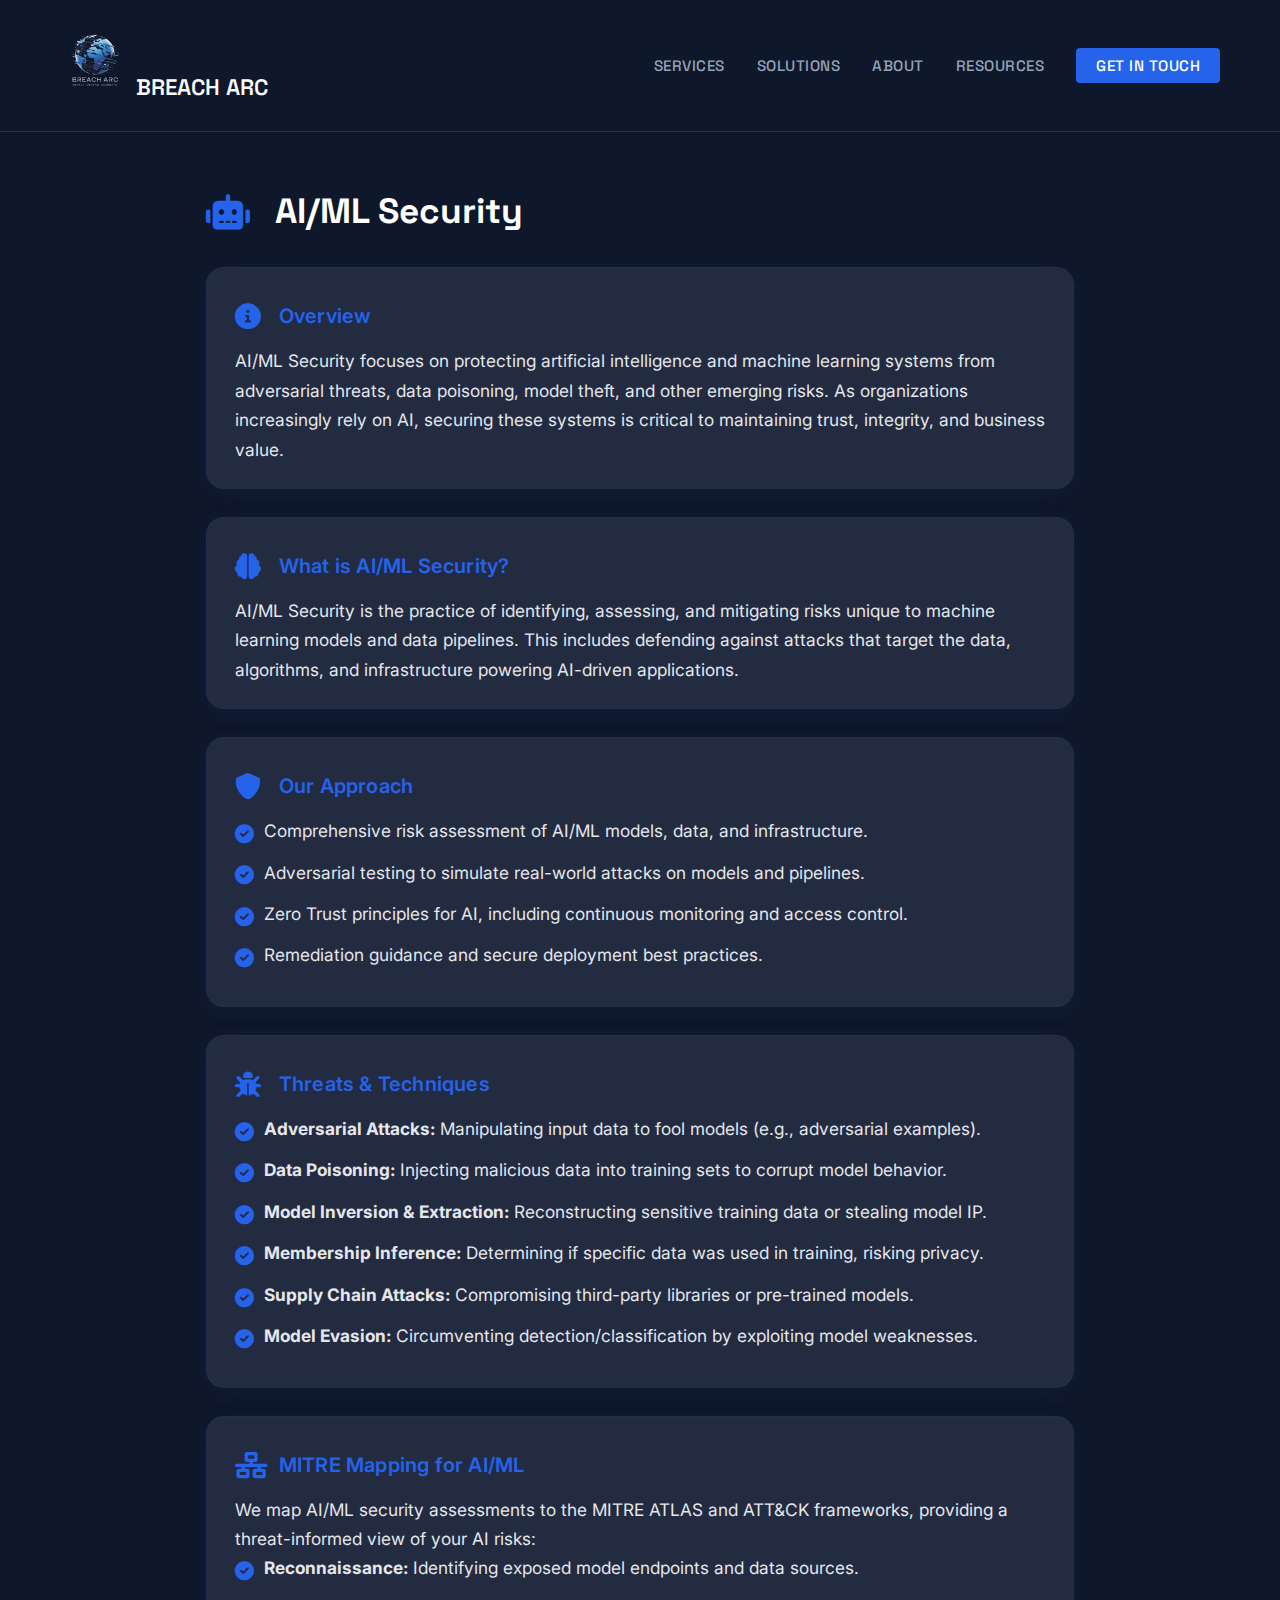
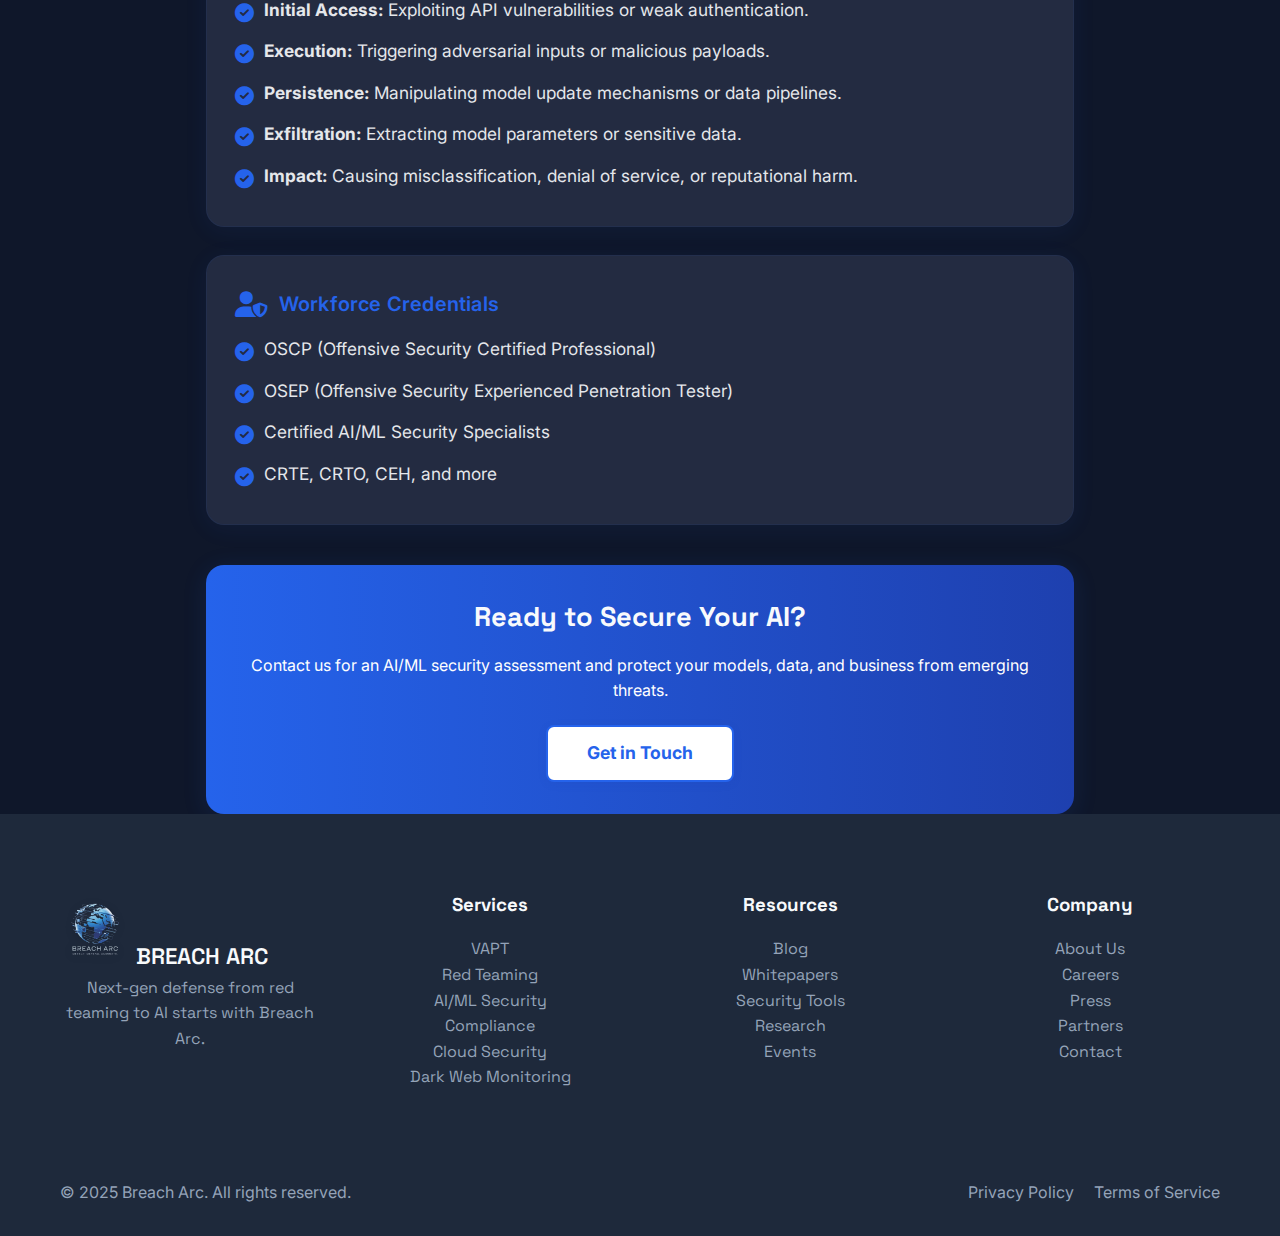
<file: ai-ml-security.html>
<!DOCTYPE html>
<html lang="en">
<head>
    <meta charset="UTF-8">
    <meta name="viewport" content="width=device-width, initial-scale=1.0">
    <title>AI/ML Security | Breach Arc</title>
    <meta name="description" content="Learn about Breach Arc's AI/ML Security services: protecting machine learning systems from adversarial threats, data poisoning, and more.">
    <link rel="stylesheet" href="style.css">
    <link href="https://fonts.googleapis.com/css2?family=Inter:wght@300;400;500;600;700&family=Space+Grotesk:wght@500;600;700&display=swap" rel="stylesheet">
    <link rel="stylesheet" href="https://cdnjs.cloudflare.com/ajax/libs/font-awesome/6.0.0/css/all.min.css">
    <link rel="icon" type="image/x-icon" href="favicon.ico">
    <link rel="icon" type="image/png" sizes="32x32" href="favicon.ico">
    <link rel="icon" type="image/png" sizes="16x16" href="favicon.ico">
    <link rel="apple-touch-icon" href="favicon.ico">
    <link rel="manifest" href="site.webmanifest">
    <meta name="theme-color" content="#2563eb">
</head>
<body>
    <nav class="navbar" role="navigation" aria-label="Main navigation">
        <div class="container">
            <div class="logo">
                <a href="/" aria-label="Breach Arc Home">
                    <img src="Logo1.png" alt="Breach Arc Logo" class="logo-img" width="40" height="40">
                    <span class="logo-text">BREACH ARC</span>
                </a>
            </div>
            <div class="nav-wrapper">
                <ul class="nav-links">
                    <li><a href="index.html#services" class="nav-item">Services</a></li>
                    <li><a href="index.html#solutions" class="nav-item">Solutions</a></li>
                    <li><a href="index.html#about" class="nav-item">About</a></li>
                    <li><a href="index.html#resources" class="nav-item">Resources</a></li>
                    <li><a href="index.html#contact" class="nav-cta">Get in Touch</a></li>
                </ul>
            </div>
        </div>
    </nav>
    <main class="service-detail with-nav-offset">
        <div class="container vapt-container">
            <h1 class="vapt-title"><i class="fas fa-robot vapt-title-icon"></i> AI/ML Security</h1>
            <div class="vapt-sections">
                <section class="vapt-card">
                    <div class="vapt-card-header"><i class="fas fa-info-circle vapt-section-icon"></i> <span>Overview</span></div>
                    <div class="vapt-card-body">
                        <p>AI/ML Security focuses on protecting artificial intelligence and machine learning systems from adversarial threats, data poisoning, model theft, and other emerging risks. As organizations increasingly rely on AI, securing these systems is critical to maintaining trust, integrity, and business value.</p>
                    </div>
                </section>
                <section class="vapt-card">
                    <div class="vapt-card-header"><i class="fas fa-brain vapt-section-icon"></i> <span>What is AI/ML Security?</span></div>
                    <div class="vapt-card-body">
                        <p>AI/ML Security is the practice of identifying, assessing, and mitigating risks unique to machine learning models and data pipelines. This includes defending against attacks that target the data, algorithms, and infrastructure powering AI-driven applications.</p>
                    </div>
                </section>
                <section class="vapt-card">
                    <div class="vapt-card-header"><i class="fas fa-shield-alt vapt-section-icon"></i> <span>Our Approach</span></div>
                    <div class="vapt-card-body">
                        <ul class="vapt-list">
                            <li>Comprehensive risk assessment of AI/ML models, data, and infrastructure.</li>
                            <li>Adversarial testing to simulate real-world attacks on models and pipelines.</li>
                            <li>Zero Trust principles for AI, including continuous monitoring and access control.</li>
                            <li>Remediation guidance and secure deployment best practices.</li>
                        </ul>
                    </div>
                </section>
                <section class="vapt-card">
                    <div class="vapt-card-header"><i class="fas fa-bug vapt-section-icon"></i> <span>Threats & Techniques</span></div>
                    <div class="vapt-card-body">
                        <ul class="vapt-list">
                            <li><strong>Adversarial Attacks:</strong> Manipulating input data to fool models (e.g., adversarial examples).</li>
                            <li><strong>Data Poisoning:</strong> Injecting malicious data into training sets to corrupt model behavior.</li>
                            <li><strong>Model Inversion & Extraction:</strong> Reconstructing sensitive training data or stealing model IP.</li>
                            <li><strong>Membership Inference:</strong> Determining if specific data was used in training, risking privacy.</li>
                            <li><strong>Supply Chain Attacks:</strong> Compromising third-party libraries or pre-trained models.</li>
                            <li><strong>Model Evasion:</strong> Circumventing detection/classification by exploiting model weaknesses.</li>
                        </ul>
                    </div>
                </section>
                <section class="vapt-card">
                    <div class="vapt-card-header"><i class="fas fa-network-wired vapt-section-icon"></i> <span>MITRE Mapping for AI/ML</span></div>
                    <div class="vapt-card-body">
                        <p>We map AI/ML security assessments to the MITRE ATLAS and ATT&CK frameworks, providing a threat-informed view of your AI risks:</p>
                        <ul class="vapt-list">
                            <li><strong>Reconnaissance:</strong> Identifying exposed model endpoints and data sources.</li>
                            <li><strong>Initial Access:</strong> Exploiting API vulnerabilities or weak authentication.</li>
                            <li><strong>Execution:</strong> Triggering adversarial inputs or malicious payloads.</li>
                            <li><strong>Persistence:</strong> Manipulating model update mechanisms or data pipelines.</li>
                            <li><strong>Exfiltration:</strong> Extracting model parameters or sensitive data.</li>
                            <li><strong>Impact:</strong> Causing misclassification, denial of service, or reputational harm.</li>
                        </ul>
                    </div>
                </section>
                <section class="vapt-card">
                    <div class="vapt-card-header"><i class="fas fa-user-shield vapt-section-icon"></i> <span>Workforce Credentials</span></div>
                    <div class="vapt-card-body">
                        <ul class="cert-list vapt-list">
                            <li>OSCP (Offensive Security Certified Professional)</li>
                            <li>OSEP (Offensive Security Experienced Penetration Tester)</li>
                            <li>Certified AI/ML Security Specialists</li>
                            <li>CRTE, CRTO, CEH, and more</li>
                        </ul>
                    </div>
                </section>
            </div>
            <section class="cta-section vapt-cta-section">
                <h2>Ready to Secure Your AI?</h2>
                <p>Contact us for an AI/ML security assessment and protect your models, data, and business from emerging threats.</p>
                <a href="index.html#contact" class="cta-primary vapt-cta-btn">Get in Touch</a>
            </section>
        </div>
    </main>
    <footer class="footer">
        <div class="container">
            <div class="footer-content">
                <div class="footer-col">
                    <div class="logo">
                        <a href="/" aria-label="Breach Arc Home">
                            <img src="Logo1.png" alt="Breach Arc Logo" class="logo-img" width="40" height="40">
                            <span class="logo-text">BREACH ARC</span>
                        </a>
                    </div>
                    <p>Next-gen defense from red teaming to AI starts with Breach Arc.</p>
                </div>
                <div class="footer-col">
                    <h3>Services</h3>
                    <ul>
                        <li><a href="index.html#services">VAPT</a></li>
                        <li><a href="index.html#services">Red Teaming</a></li>
                        <li><a href="index.html#services">AI/ML Security</a></li>
                        <li><a href="index.html#services">Compliance</a></li>
                        <li><a href="index.html#services">Cloud Security</a></li>
                        <li><a href="index.html#services">Dark Web Monitoring</a></li>
                    </ul>
                </div>
                <div class="footer-col">
                    <h3>Resources</h3>
                    <ul>
                        <li><a href="index.html#resources">Blog</a></li>
                        <li><a href="index.html#resources">Whitepapers</a></li>
                        <li><a href="index.html#resources">Security Tools</a></li>
                        <li><a href="index.html#resources">Research</a></li>
                        <li><a href="index.html#resources">Events</a></li>
                    </ul>
                </div>
                <div class="footer-col">
                    <h3>Company</h3>
                    <ul>
                        <li><a href="index.html#about">About Us</a></li>
                        <li><a href="#">Careers</a></li>
                        <li><a href="#">Press</a></li>
                        <li><a href="#">Partners</a></li>
                        <li><a href="index.html#contact">Contact</a></li>
                    </ul>
                </div>
            </div>
            <div class="footer-bottom">
                <div class="copyright">
                    © 2025 Breach Arc. All rights reserved.
                </div>
                <div class="legal-links">
                    <a href="privacy-policy.html">Privacy Policy</a>
                    <a href="terms-of-service.html">Terms of Service</a>
                </div>
            </div>
        </div>
    </footer>
</body>
</html>
</file>
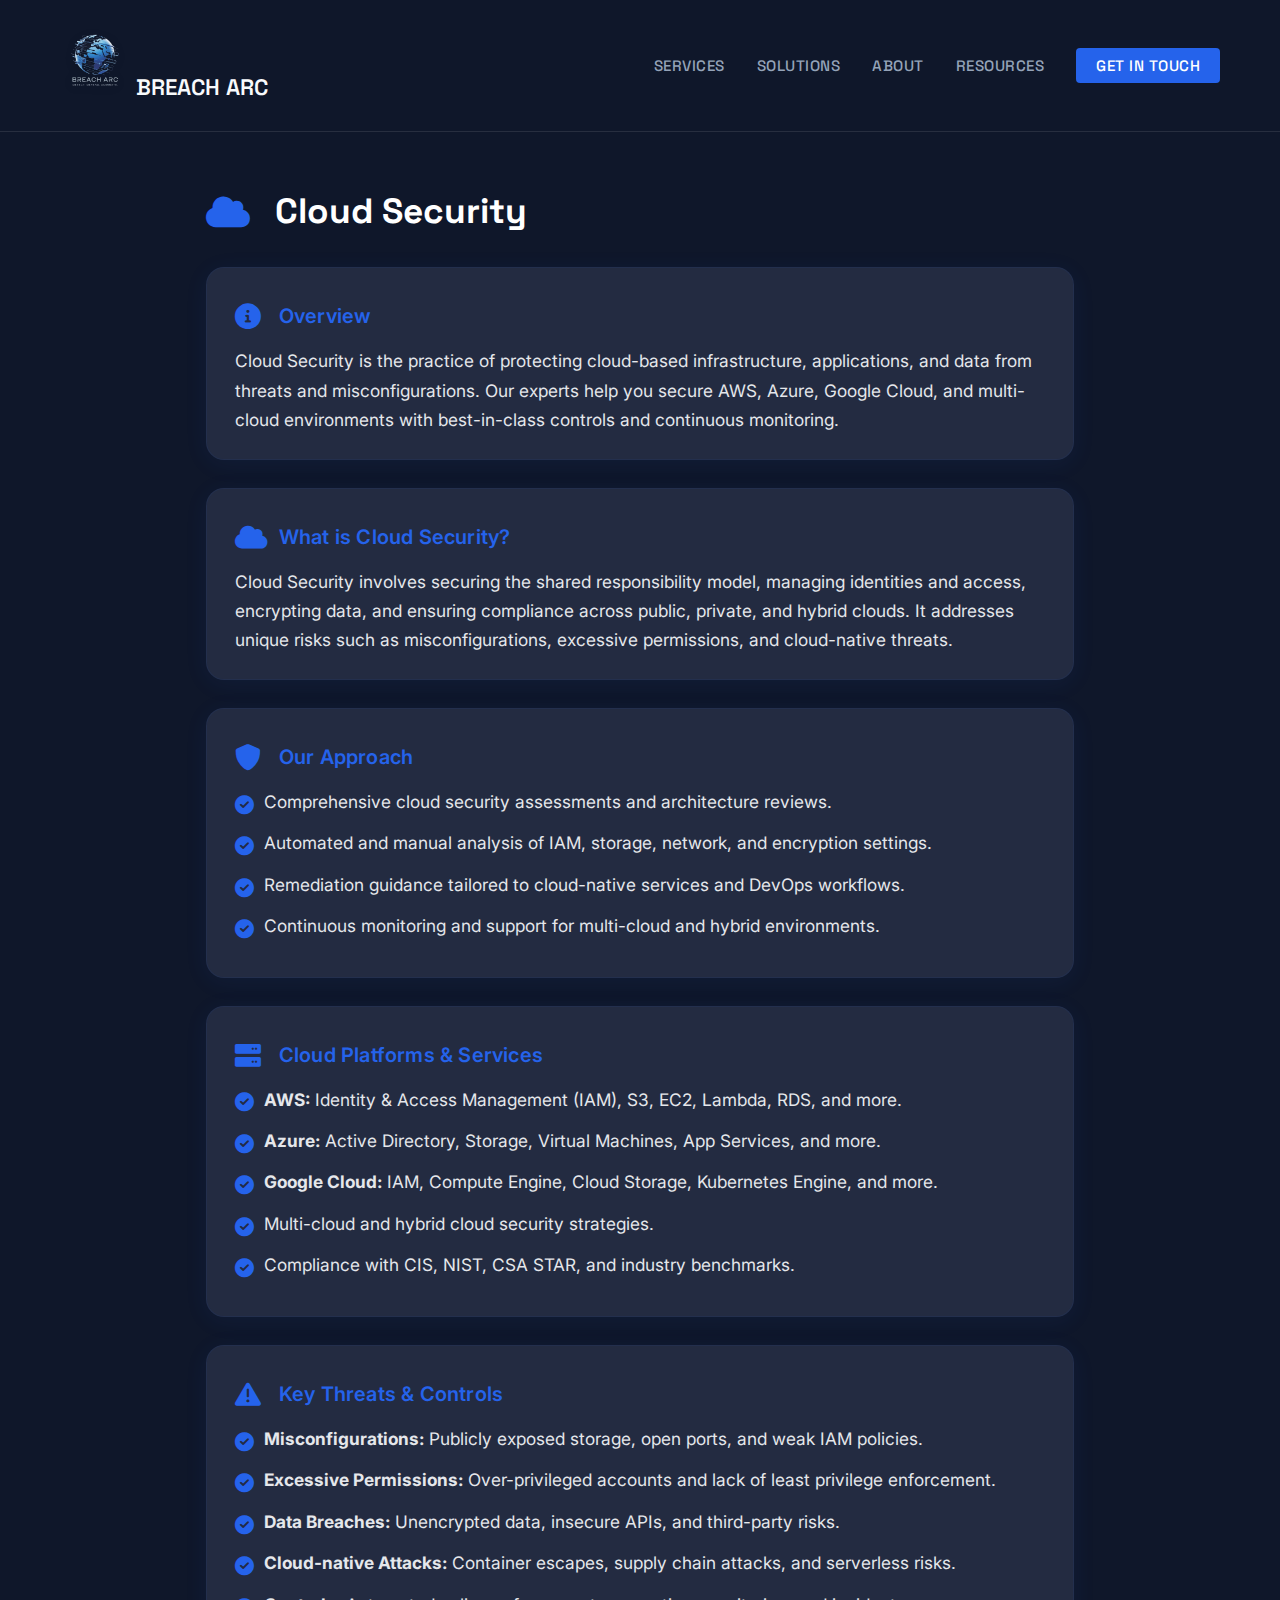
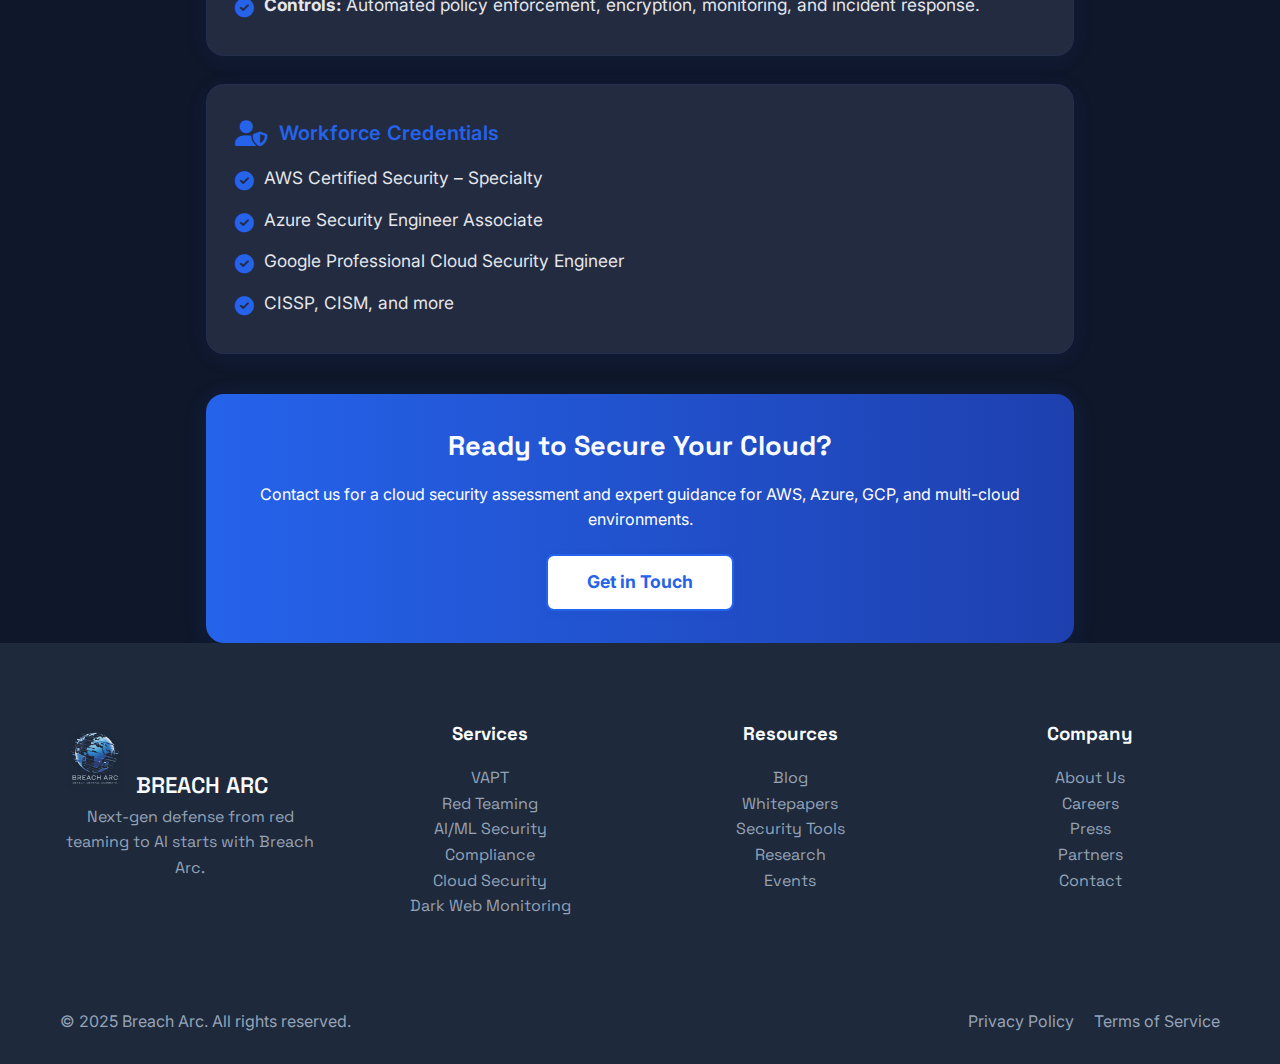
<file: cloud-security.html>
<!DOCTYPE html>
<html lang="en">
<head>
    <meta charset="UTF-8">
    <meta name="viewport" content="width=device-width, initial-scale=1.0">
    <title>Cloud Security | Breach Arc</title>
    <meta name="description" content="Learn about Breach Arc's Cloud Security services: securing AWS, Azure, GCP, and multi-cloud environments with expert guidance and controls.">
    <link rel="stylesheet" href="style.css">
    <link href="https://fonts.googleapis.com/css2?family=Inter:wght@300;400;500;600;700&family=Space+Grotesk:wght@500;600;700&display=swap" rel="stylesheet">
    <link rel="stylesheet" href="https://cdnjs.cloudflare.com/ajax/libs/font-awesome/6.0.0/css/all.min.css">
    <link rel="icon" type="image/x-icon" href="favicon.ico">
    <link rel="icon" type="image/png" sizes="32x32" href="favicon.ico">
    <link rel="icon" type="image/png" sizes="16x16" href="favicon.ico">
    <link rel="apple-touch-icon" href="favicon.ico">
    <link rel="manifest" href="site.webmanifest">
    <meta name="theme-color" content="#2563eb">
</head>
<body>
    <nav class="navbar" role="navigation" aria-label="Main navigation">
        <div class="container">
            <div class="logo">
                <a href="/" aria-label="Breach Arc Home">
                    <img src="Logo1.png" alt="Breach Arc Logo" class="logo-img" width="40" height="40">
                    <span class="logo-text">BREACH ARC</span>
                </a>
            </div>
            <div class="nav-wrapper">
                <ul class="nav-links">
                    <li><a href="index.html#services" class="nav-item">Services</a></li>
                    <li><a href="index.html#solutions" class="nav-item">Solutions</a></li>
                    <li><a href="index.html#about" class="nav-item">About</a></li>
                    <li><a href="index.html#resources" class="nav-item">Resources</a></li>
                    <li><a href="index.html#contact" class="nav-cta">Get in Touch</a></li>
                </ul>
            </div>
        </div>
    </nav>
    <main class="service-detail with-nav-offset">
        <div class="container vapt-container">
            <h1 class="vapt-title"><i class="fas fa-cloud vapt-title-icon"></i> Cloud Security</h1>
            <div class="vapt-sections">
                <section class="vapt-card">
                    <div class="vapt-card-header"><i class="fas fa-info-circle vapt-section-icon"></i> <span>Overview</span></div>
                    <div class="vapt-card-body">
                        <p>Cloud Security is the practice of protecting cloud-based infrastructure, applications, and data from threats and misconfigurations. Our experts help you secure AWS, Azure, Google Cloud, and multi-cloud environments with best-in-class controls and continuous monitoring.</p>
                    </div>
                </section>
                <section class="vapt-card">
                    <div class="vapt-card-header"><i class="fas fa-cloud vapt-section-icon"></i> <span>What is Cloud Security?</span></div>
                    <div class="vapt-card-body">
                        <p>Cloud Security involves securing the shared responsibility model, managing identities and access, encrypting data, and ensuring compliance across public, private, and hybrid clouds. It addresses unique risks such as misconfigurations, excessive permissions, and cloud-native threats.</p>
                    </div>
                </section>
                <section class="vapt-card">
                    <div class="vapt-card-header"><i class="fas fa-shield-alt vapt-section-icon"></i> <span>Our Approach</span></div>
                    <div class="vapt-card-body">
                        <ul class="vapt-list">
                            <li>Comprehensive cloud security assessments and architecture reviews.</li>
                            <li>Automated and manual analysis of IAM, storage, network, and encryption settings.</li>
                            <li>Remediation guidance tailored to cloud-native services and DevOps workflows.</li>
                            <li>Continuous monitoring and support for multi-cloud and hybrid environments.</li>
                        </ul>
                    </div>
                </section>
                <section class="vapt-card">
                    <div class="vapt-card-header"><i class="fas fa-server vapt-section-icon"></i> <span>Cloud Platforms & Services</span></div>
                    <div class="vapt-card-body">
                        <ul class="vapt-list">
                            <li><strong>AWS:</strong> Identity & Access Management (IAM), S3, EC2, Lambda, RDS, and more.</li>
                            <li><strong>Azure:</strong> Active Directory, Storage, Virtual Machines, App Services, and more.</li>
                            <li><strong>Google Cloud:</strong> IAM, Compute Engine, Cloud Storage, Kubernetes Engine, and more.</li>
                            <li>Multi-cloud and hybrid cloud security strategies.</li>
                            <li>Compliance with CIS, NIST, CSA STAR, and industry benchmarks.</li>
                        </ul>
                    </div>
                </section>
                <section class="vapt-card">
                    <div class="vapt-card-header"><i class="fas fa-exclamation-triangle vapt-section-icon"></i> <span>Key Threats & Controls</span></div>
                    <div class="vapt-card-body">
                        <ul class="vapt-list">
                            <li><strong>Misconfigurations:</strong> Publicly exposed storage, open ports, and weak IAM policies.</li>
                            <li><strong>Excessive Permissions:</strong> Over-privileged accounts and lack of least privilege enforcement.</li>
                            <li><strong>Data Breaches:</strong> Unencrypted data, insecure APIs, and third-party risks.</li>
                            <li><strong>Cloud-native Attacks:</strong> Container escapes, supply chain attacks, and serverless risks.</li>
                            <li><strong>Controls:</strong> Automated policy enforcement, encryption, monitoring, and incident response.</li>
                        </ul>
                    </div>
                </section>
                <section class="vapt-card">
                    <div class="vapt-card-header"><i class="fas fa-user-shield vapt-section-icon"></i> <span>Workforce Credentials</span></div>
                    <div class="vapt-card-body">
                        <ul class="cert-list vapt-list">
                            <li>AWS Certified Security – Specialty</li>
                            <li>Azure Security Engineer Associate</li>
                            <li>Google Professional Cloud Security Engineer</li>
                            <li>CISSP, CISM, and more</li>
                        </ul>
                    </div>
                </section>
            </div>
            <section class="cta-section vapt-cta-section">
                <h2>Ready to Secure Your Cloud?</h2>
                <p>Contact us for a cloud security assessment and expert guidance for AWS, Azure, GCP, and multi-cloud environments.</p>
                <a href="index.html#contact" class="cta-primary vapt-cta-btn">Get in Touch</a>
            </section>
        </div>
    </main>
    <footer class="footer">
        <div class="container">
            <div class="footer-content">
                <div class="footer-col">
                    <div class="logo">
                        <a href="/" aria-label="Breach Arc Home">
                            <img src="Logo1.png" alt="Breach Arc Logo" class="logo-img" width="40" height="40">
                            <span class="logo-text">BREACH ARC</span>
                        </a>
                    </div>
                    <p>Next-gen defense from red teaming to AI starts with Breach Arc.</p>
                </div>
                <div class="footer-col">
                    <h3>Services</h3>
                    <ul>
                        <li><a href="index.html#services">VAPT</a></li>
                        <li><a href="index.html#services">Red Teaming</a></li>
                        <li><a href="index.html#services">AI/ML Security</a></li>
                        <li><a href="index.html#services">Compliance</a></li>
                        <li><a href="index.html#services">Cloud Security</a></li>
                        <li><a href="index.html#services">Dark Web Monitoring</a></li>
                    </ul>
                </div>
                <div class="footer-col">
                    <h3>Resources</h3>
                    <ul>
                        <li><a href="index.html#resources">Blog</a></li>
                        <li><a href="index.html#resources">Whitepapers</a></li>
                        <li><a href="index.html#resources">Security Tools</a></li>
                        <li><a href="index.html#resources">Research</a></li>
                        <li><a href="index.html#resources">Events</a></li>
                    </ul>
                </div>
                <div class="footer-col">
                    <h3>Company</h3>
                    <ul>
                        <li><a href="index.html#about">About Us</a></li>
                        <li><a href="#">Careers</a></li>
                        <li><a href="#">Press</a></li>
                        <li><a href="#">Partners</a></li>
                        <li><a href="index.html#contact">Contact</a></li>
                    </ul>
                </div>
            </div>
            <div class="footer-bottom">
                <div class="copyright">
                    © 2025 Breach Arc. All rights reserved.
                </div>
                <div class="legal-links">
                    <a href="privacy-policy.html">Privacy Policy</a>
                    <a href="terms-of-service.html">Terms of Service</a>
                </div>
            </div>
        </div>
    </footer>
</body>
</html>
</file>
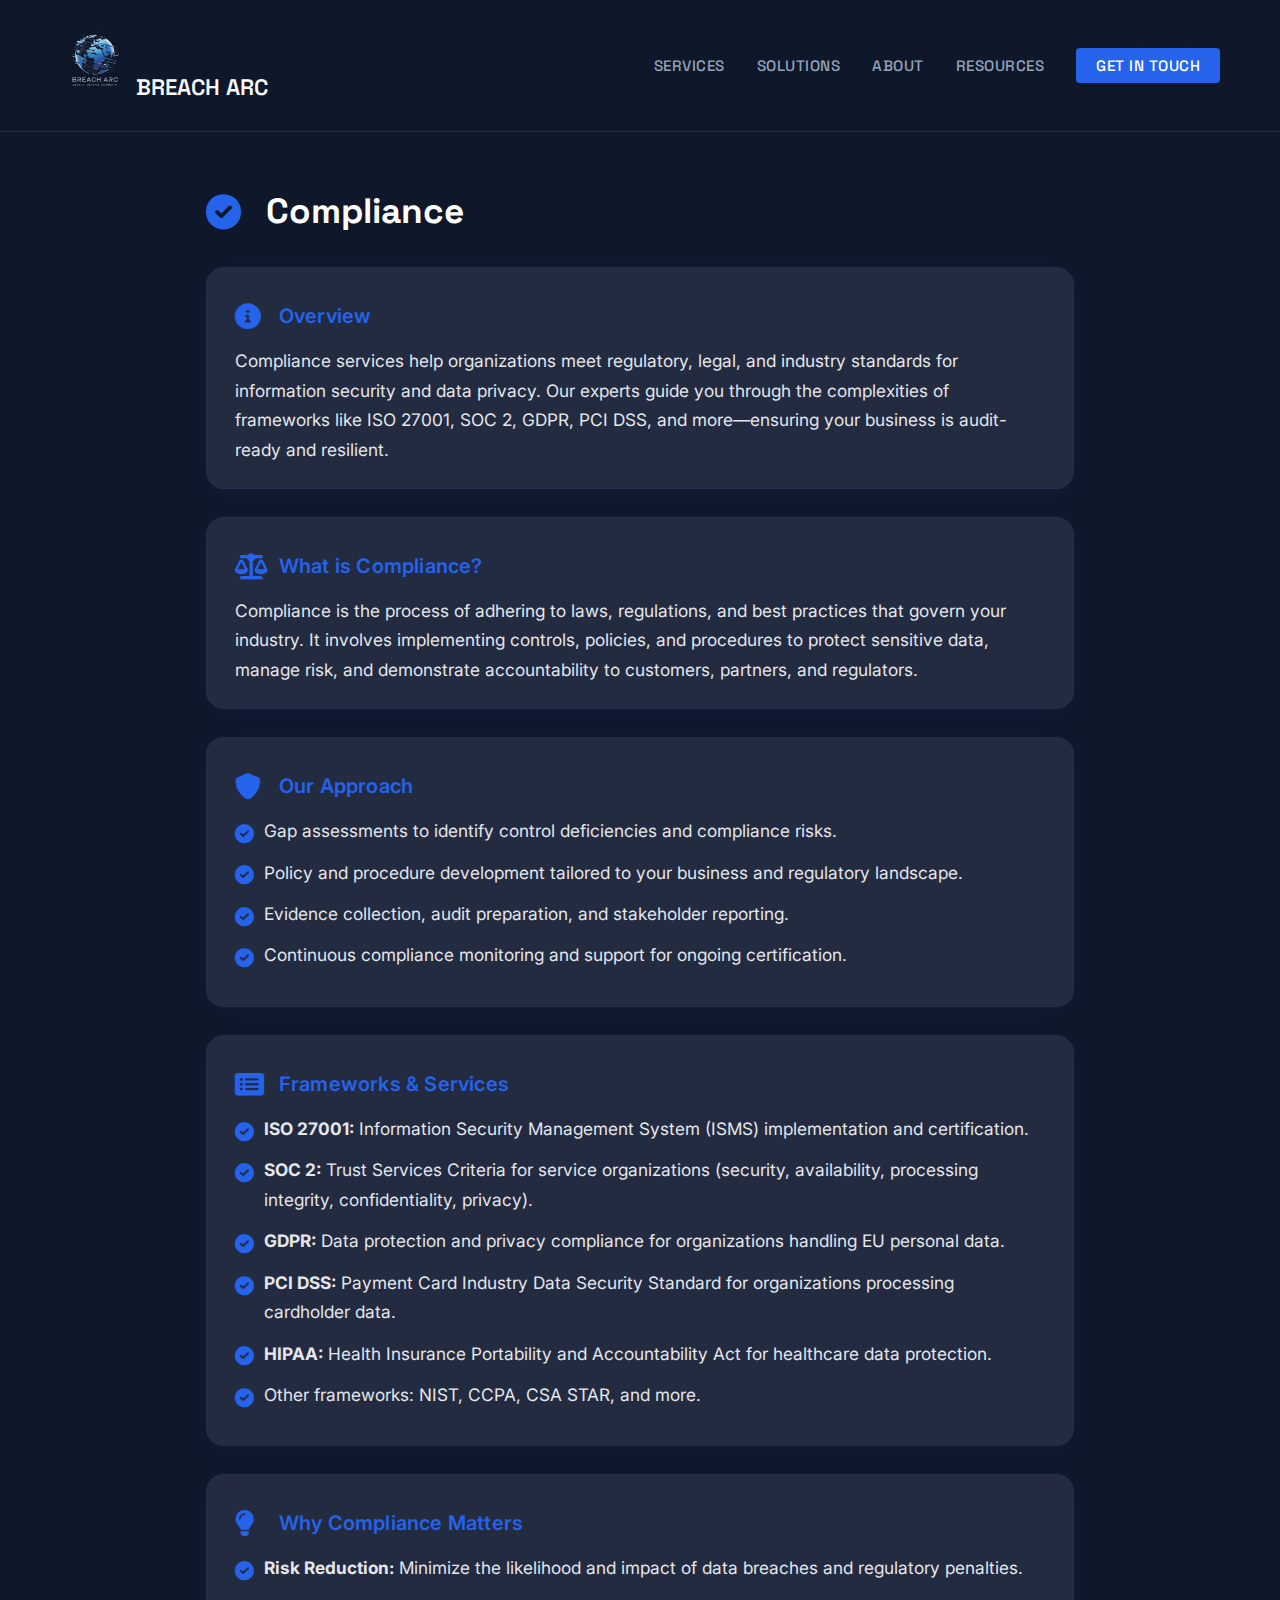
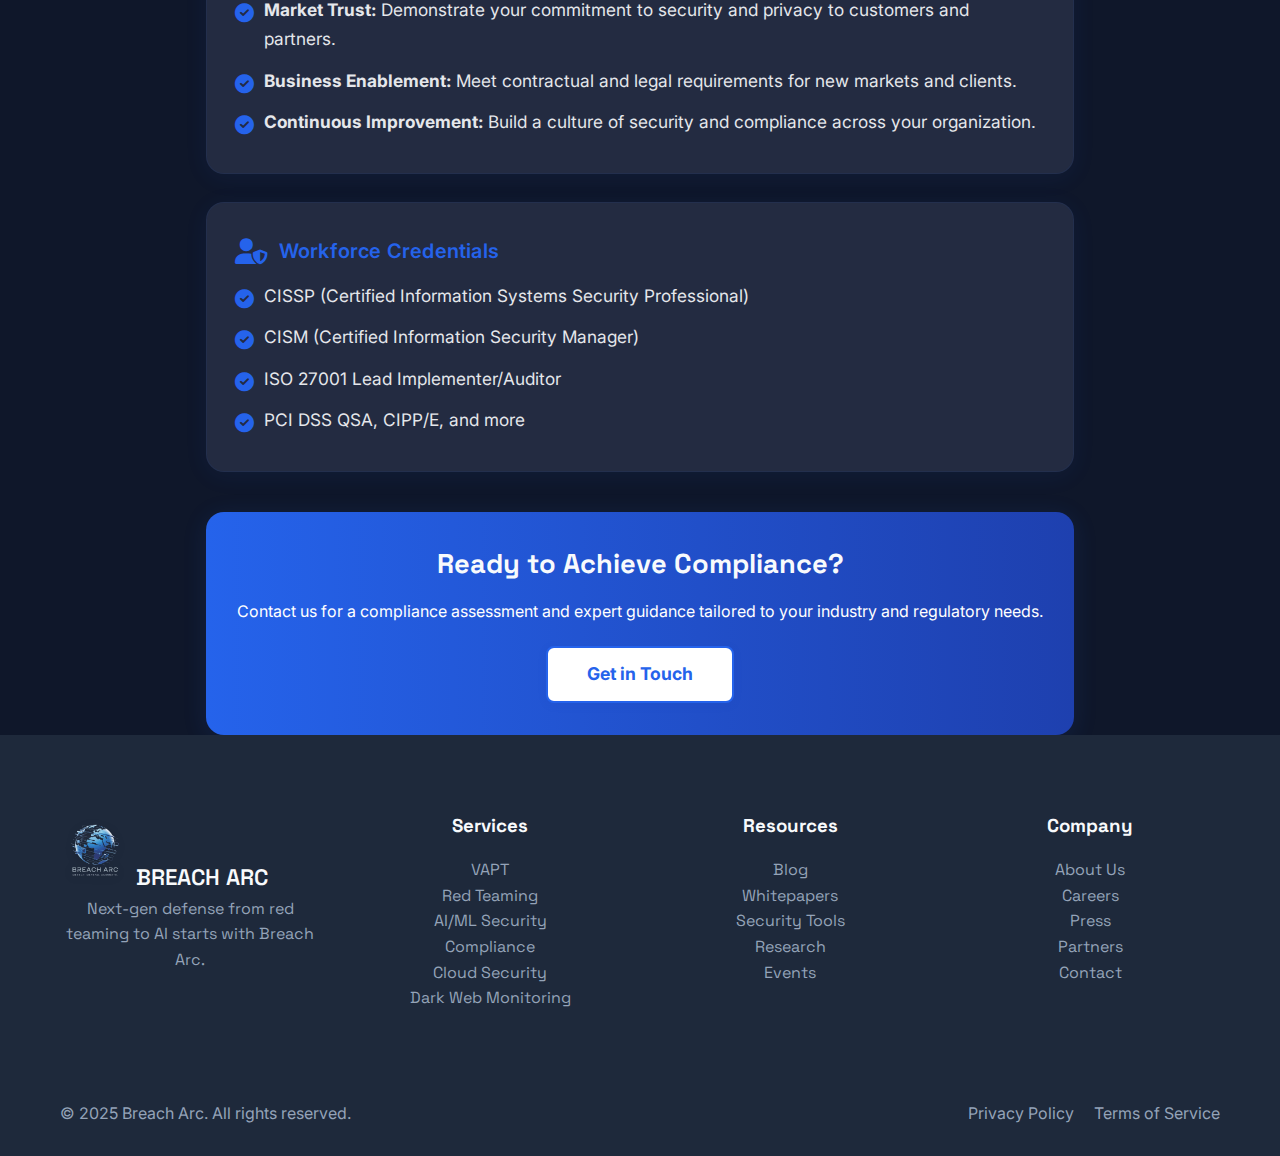
<file: compliance.html>
<!DOCTYPE html>
<html lang="en">
<head>
    <meta charset="UTF-8">
    <meta name="viewport" content="width=device-width, initial-scale=1.0">
    <title>Compliance | Breach Arc</title>
    <meta name="description" content="Learn about Breach Arc's Compliance services: frameworks, approach, and expert guidance for regulatory and industry standards.">
    <link rel="stylesheet" href="style.css">
    <link href="https://fonts.googleapis.com/css2?family=Inter:wght@300;400;500;600;700&family=Space+Grotesk:wght@500;600;700&display=swap" rel="stylesheet">
    <link rel="stylesheet" href="https://cdnjs.cloudflare.com/ajax/libs/font-awesome/6.0.0/css/all.min.css">
    <link rel="icon" type="image/x-icon" href="favicon.ico">
    <link rel="icon" type="image/png" sizes="32x32" href="favicon.ico">
    <link rel="icon" type="image/png" sizes="16x16" href="favicon.ico">
    <link rel="apple-touch-icon" href="favicon.ico">
    <link rel="manifest" href="site.webmanifest">
    <meta name="theme-color" content="#2563eb">
</head>
<body>
    <nav class="navbar" role="navigation" aria-label="Main navigation">
        <div class="container">
            <div class="logo">
                <a href="/" aria-label="Breach Arc Home">
                    <img src="Logo1.png" alt="Breach Arc Logo" class="logo-img" width="40" height="40">
                    <span class="logo-text">BREACH ARC</span>
                </a>
            </div>
            <div class="nav-wrapper">
                <ul class="nav-links">
                    <li><a href="index.html#services" class="nav-item">Services</a></li>
                    <li><a href="index.html#solutions" class="nav-item">Solutions</a></li>
                    <li><a href="index.html#about" class="nav-item">About</a></li>
                    <li><a href="index.html#resources" class="nav-item">Resources</a></li>
                    <li><a href="index.html#contact" class="nav-cta">Get in Touch</a></li>
                </ul>
            </div>
        </div>
    </nav>
    <main class="service-detail with-nav-offset">
        <div class="container vapt-container">
            <h1 class="vapt-title"><i class="fas fa-check-circle vapt-title-icon"></i> Compliance</h1>
            <div class="vapt-sections">
                <section class="vapt-card">
                    <div class="vapt-card-header"><i class="fas fa-info-circle vapt-section-icon"></i> <span>Overview</span></div>
                    <div class="vapt-card-body">
                        <p>Compliance services help organizations meet regulatory, legal, and industry standards for information security and data privacy. Our experts guide you through the complexities of frameworks like ISO 27001, SOC 2, GDPR, PCI DSS, and more—ensuring your business is audit-ready and resilient.</p>
                    </div>
                </section>
                <section class="vapt-card">
                    <div class="vapt-card-header"><i class="fas fa-balance-scale vapt-section-icon"></i> <span>What is Compliance?</span></div>
                    <div class="vapt-card-body">
                        <p>Compliance is the process of adhering to laws, regulations, and best practices that govern your industry. It involves implementing controls, policies, and procedures to protect sensitive data, manage risk, and demonstrate accountability to customers, partners, and regulators.</p>
                    </div>
                </section>
                <section class="vapt-card">
                    <div class="vapt-card-header"><i class="fas fa-shield-alt vapt-section-icon"></i> <span>Our Approach</span></div>
                    <div class="vapt-card-body">
                        <ul class="vapt-list">
                            <li>Gap assessments to identify control deficiencies and compliance risks.</li>
                            <li>Policy and procedure development tailored to your business and regulatory landscape.</li>
                            <li>Evidence collection, audit preparation, and stakeholder reporting.</li>
                            <li>Continuous compliance monitoring and support for ongoing certification.</li>
                        </ul>
                    </div>
                </section>
                <section class="vapt-card">
                    <div class="vapt-card-header"><i class="fas fa-list-alt vapt-section-icon"></i> <span>Frameworks & Services</span></div>
                    <div class="vapt-card-body">
                        <ul class="vapt-list">
                            <li><strong>ISO 27001:</strong> Information Security Management System (ISMS) implementation and certification.</li>
                            <li><strong>SOC 2:</strong> Trust Services Criteria for service organizations (security, availability, processing integrity, confidentiality, privacy).</li>
                            <li><strong>GDPR:</strong> Data protection and privacy compliance for organizations handling EU personal data.</li>
                            <li><strong>PCI DSS:</strong> Payment Card Industry Data Security Standard for organizations processing cardholder data.</li>
                            <li><strong>HIPAA:</strong> Health Insurance Portability and Accountability Act for healthcare data protection.</li>
                            <li>Other frameworks: NIST, CCPA, CSA STAR, and more.</li>
                        </ul>
                    </div>
                </section>
                <section class="vapt-card">
                    <div class="vapt-card-header"><i class="fas fa-lightbulb vapt-section-icon"></i> <span>Why Compliance Matters</span></div>
                    <div class="vapt-card-body">
                        <ul class="vapt-list">
                            <li><strong>Risk Reduction:</strong> Minimize the likelihood and impact of data breaches and regulatory penalties.</li>
                            <li><strong>Market Trust:</strong> Demonstrate your commitment to security and privacy to customers and partners.</li>
                            <li><strong>Business Enablement:</strong> Meet contractual and legal requirements for new markets and clients.</li>
                            <li><strong>Continuous Improvement:</strong> Build a culture of security and compliance across your organization.</li>
                        </ul>
                    </div>
                </section>
                <section class="vapt-card">
                    <div class="vapt-card-header"><i class="fas fa-user-shield vapt-section-icon"></i> <span>Workforce Credentials</span></div>
                    <div class="vapt-card-body">
                        <ul class="cert-list vapt-list">
                            <li>CISSP (Certified Information Systems Security Professional)</li>
                            <li>CISM (Certified Information Security Manager)</li>
                            <li>ISO 27001 Lead Implementer/Auditor</li>
                            <li>PCI DSS QSA, CIPP/E, and more</li>
                        </ul>
                    </div>
                </section>
            </div>
            <section class="cta-section vapt-cta-section">
                <h2>Ready to Achieve Compliance?</h2>
                <p>Contact us for a compliance assessment and expert guidance tailored to your industry and regulatory needs.</p>
                <a href="index.html#contact" class="cta-primary vapt-cta-btn">Get in Touch</a>
            </section>
        </div>
    </main>
    <footer class="footer">
        <div class="container">
            <div class="footer-content">
                <div class="footer-col">
                    <div class="logo">
                        <a href="/" aria-label="Breach Arc Home">
                            <img src="Logo1.png" alt="Breach Arc Logo" class="logo-img" width="40" height="40">
                            <span class="logo-text">BREACH ARC</span>
                        </a>
                    </div>
                    <p>Next-gen defense from red teaming to AI starts with Breach Arc.</p>
                </div>
                <div class="footer-col">
                    <h3>Services</h3>
                    <ul>
                        <li><a href="index.html#services">VAPT</a></li>
                        <li><a href="index.html#services">Red Teaming</a></li>
                        <li><a href="index.html#services">AI/ML Security</a></li>
                        <li><a href="index.html#services">Compliance</a></li>
                        <li><a href="index.html#services">Cloud Security</a></li>
                        <li><a href="index.html#services">Dark Web Monitoring</a></li>
                    </ul>
                </div>
                <div class="footer-col">
                    <h3>Resources</h3>
                    <ul>
                        <li><a href="index.html#resources">Blog</a></li>
                        <li><a href="index.html#resources">Whitepapers</a></li>
                        <li><a href="index.html#resources">Security Tools</a></li>
                        <li><a href="index.html#resources">Research</a></li>
                        <li><a href="index.html#resources">Events</a></li>
                    </ul>
                </div>
                <div class="footer-col">
                    <h3>Company</h3>
                    <ul>
                        <li><a href="index.html#about">About Us</a></li>
                        <li><a href="#">Careers</a></li>
                        <li><a href="#">Press</a></li>
                        <li><a href="#">Partners</a></li>
                        <li><a href="index.html#contact">Contact</a></li>
                    </ul>
                </div>
            </div>
            <div class="footer-bottom">
                <div class="copyright">
                    © 2025 Breach Arc. All rights reserved.
                </div>
                <div class="legal-links">
                    <a href="privacy-policy.html">Privacy Policy</a>
                    <a href="terms-of-service.html">Terms of Service</a>
                </div>
            </div>
        </div>
    </footer>
</body>
</html>
</file>
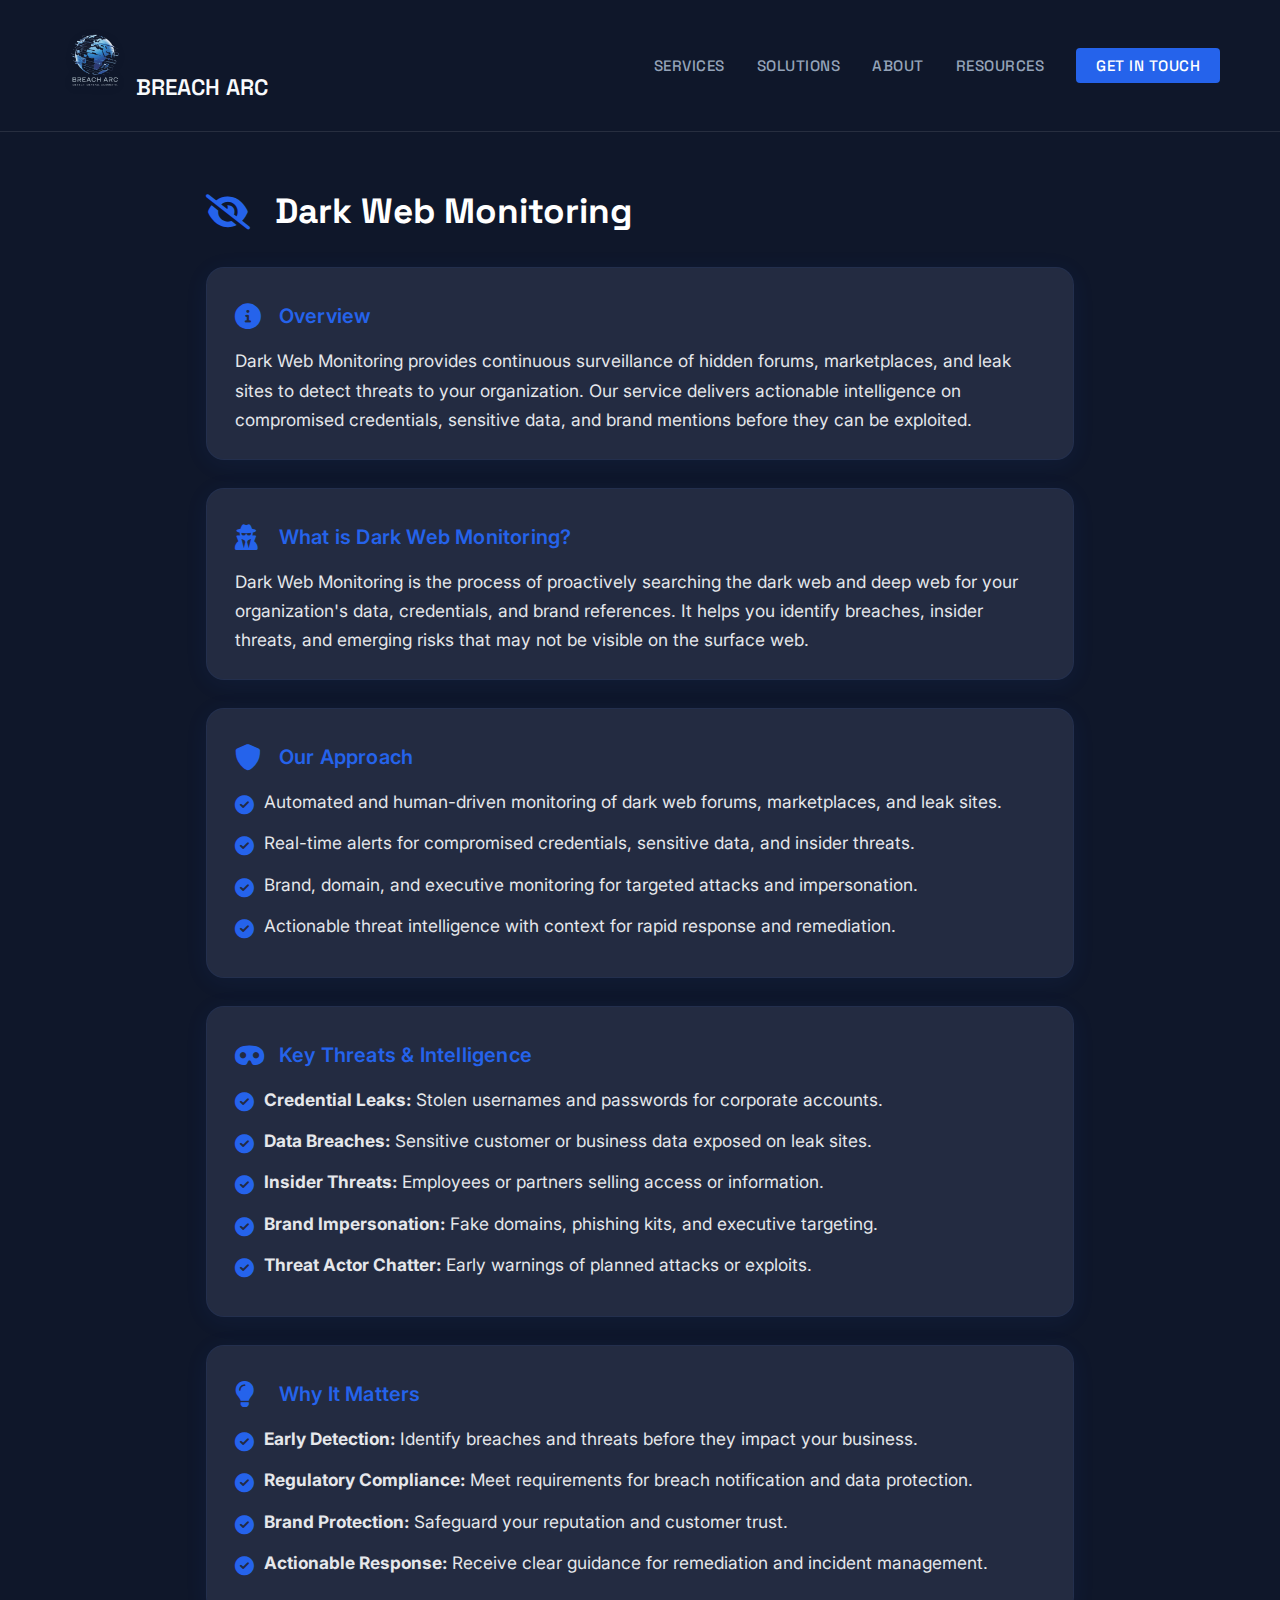
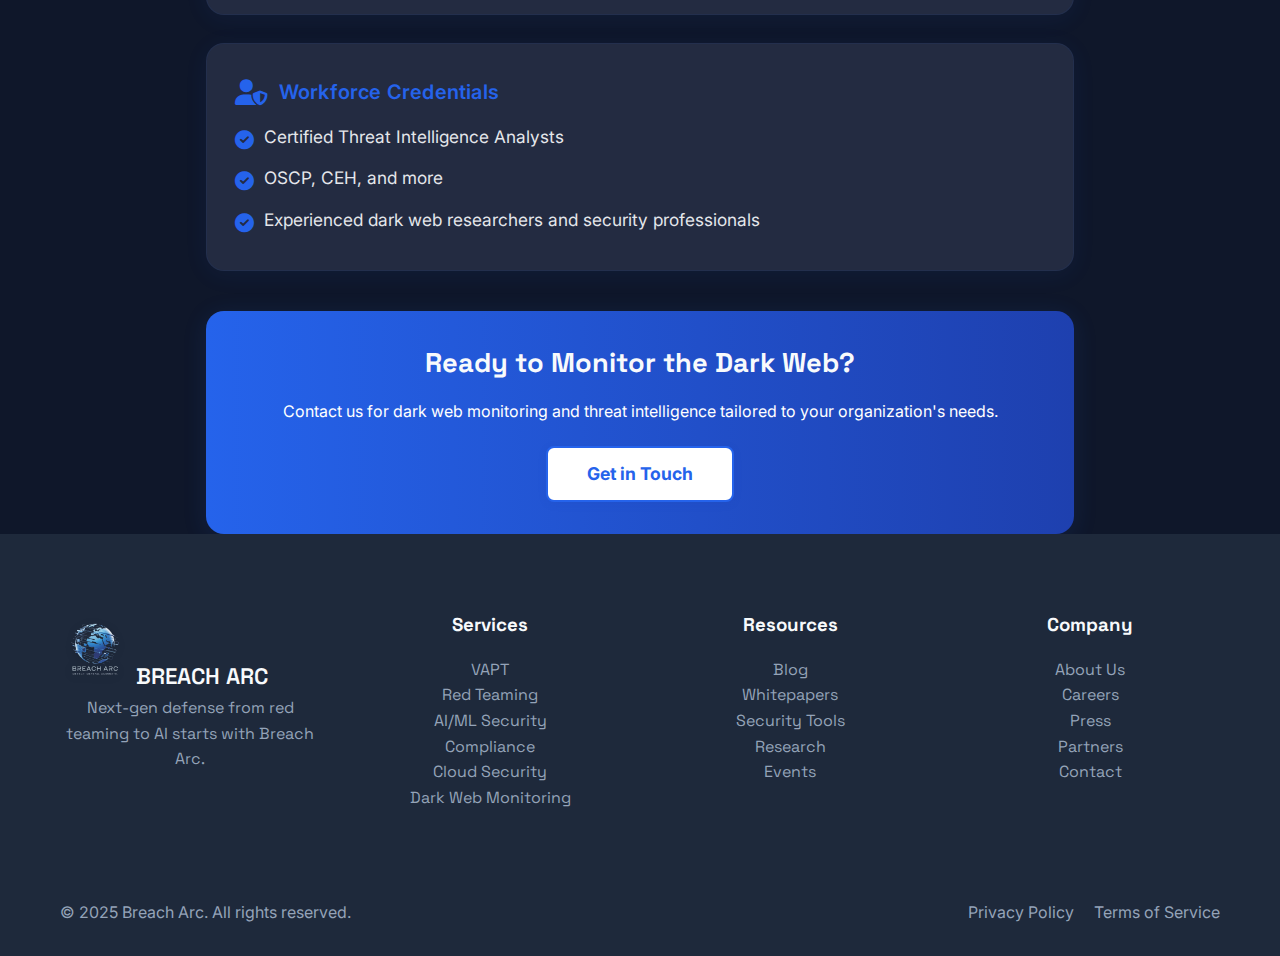
<file: dark-web-monitoring.html>
<!DOCTYPE html>
<html lang="en">
<head>
    <meta charset="UTF-8">
    <meta name="viewport" content="width=device-width, initial-scale=1.0">
    <title>Dark Web Monitoring | Breach Arc</title>
    <meta name="description" content="Learn about Breach Arc's Dark Web Monitoring services: continuous surveillance, threat intelligence, and actionable alerts for your organization.">
    <link rel="stylesheet" href="style.css">
    <link href="https://fonts.googleapis.com/css2?family=Inter:wght@300;400;500;600;700&family=Space+Grotesk:wght@500;600;700&display=swap" rel="stylesheet">
    <link rel="stylesheet" href="https://cdnjs.cloudflare.com/ajax/libs/font-awesome/6.0.0/css/all.min.css">
    <link rel="icon" type="image/x-icon" href="favicon.ico">
    <link rel="icon" type="image/png" sizes="32x32" href="favicon.ico">
    <link rel="icon" type="image/png" sizes="16x16" href="favicon.ico">
    <link rel="apple-touch-icon" href="favicon.ico">
    <link rel="manifest" href="site.webmanifest">
    <meta name="theme-color" content="#2563eb">
</head>
<body>
    <nav class="navbar" role="navigation" aria-label="Main navigation">
        <div class="container">
            <div class="logo">
                <a href="/" aria-label="Breach Arc Home">
                    <img src="Logo1.png" alt="Breach Arc Logo" class="logo-img" width="40" height="40">
                    <span class="logo-text">BREACH ARC</span>
                </a>
            </div>
            <div class="nav-wrapper">
                <ul class="nav-links">
                    <li><a href="index.html#services" class="nav-item">Services</a></li>
                    <li><a href="index.html#solutions" class="nav-item">Solutions</a></li>
                    <li><a href="index.html#about" class="nav-item">About</a></li>
                    <li><a href="index.html#resources" class="nav-item">Resources</a></li>
                    <li><a href="index.html#contact" class="nav-cta">Get in Touch</a></li>
                </ul>
            </div>
        </div>
    </nav>
    <main class="service-detail with-nav-offset">
        <div class="container vapt-container">
            <h1 class="vapt-title"><i class="fas fa-eye-slash vapt-title-icon"></i> Dark Web Monitoring</h1>
            <div class="vapt-sections">
                <section class="vapt-card">
                    <div class="vapt-card-header"><i class="fas fa-info-circle vapt-section-icon"></i> <span>Overview</span></div>
                    <div class="vapt-card-body">
                        <p>Dark Web Monitoring provides continuous surveillance of hidden forums, marketplaces, and leak sites to detect threats to your organization. Our service delivers actionable intelligence on compromised credentials, sensitive data, and brand mentions before they can be exploited.</p>
                    </div>
                </section>
                <section class="vapt-card">
                    <div class="vapt-card-header"><i class="fas fa-user-secret vapt-section-icon"></i> <span>What is Dark Web Monitoring?</span></div>
                    <div class="vapt-card-body">
                        <p>Dark Web Monitoring is the process of proactively searching the dark web and deep web for your organization's data, credentials, and brand references. It helps you identify breaches, insider threats, and emerging risks that may not be visible on the surface web.</p>
                    </div>
                </section>
                <section class="vapt-card">
                    <div class="vapt-card-header"><i class="fas fa-shield-alt vapt-section-icon"></i> <span>Our Approach</span></div>
                    <div class="vapt-card-body">
                        <ul class="vapt-list">
                            <li>Automated and human-driven monitoring of dark web forums, marketplaces, and leak sites.</li>
                            <li>Real-time alerts for compromised credentials, sensitive data, and insider threats.</li>
                            <li>Brand, domain, and executive monitoring for targeted attacks and impersonation.</li>
                            <li>Actionable threat intelligence with context for rapid response and remediation.</li>
                        </ul>
                    </div>
                </section>
                <section class="vapt-card">
                    <div class="vapt-card-header"><i class="fas fa-mask vapt-section-icon"></i> <span>Key Threats & Intelligence</span></div>
                    <div class="vapt-card-body">
                        <ul class="vapt-list">
                            <li><strong>Credential Leaks:</strong> Stolen usernames and passwords for corporate accounts.</li>
                            <li><strong>Data Breaches:</strong> Sensitive customer or business data exposed on leak sites.</li>
                            <li><strong>Insider Threats:</strong> Employees or partners selling access or information.</li>
                            <li><strong>Brand Impersonation:</strong> Fake domains, phishing kits, and executive targeting.</li>
                            <li><strong>Threat Actor Chatter:</strong> Early warnings of planned attacks or exploits.</li>
                        </ul>
                    </div>
                </section>
                <section class="vapt-card">
                    <div class="vapt-card-header"><i class="fas fa-lightbulb vapt-section-icon"></i> <span>Why It Matters</span></div>
                    <div class="vapt-card-body">
                        <ul class="vapt-list">
                            <li><strong>Early Detection:</strong> Identify breaches and threats before they impact your business.</li>
                            <li><strong>Regulatory Compliance:</strong> Meet requirements for breach notification and data protection.</li>
                            <li><strong>Brand Protection:</strong> Safeguard your reputation and customer trust.</li>
                            <li><strong>Actionable Response:</strong> Receive clear guidance for remediation and incident management.</li>
                        </ul>
                    </div>
                </section>
                <section class="vapt-card">
                    <div class="vapt-card-header"><i class="fas fa-user-shield vapt-section-icon"></i> <span>Workforce Credentials</span></div>
                    <div class="vapt-card-body">
                        <ul class="cert-list vapt-list">
                            <li>Certified Threat Intelligence Analysts</li>
                            <li>OSCP, CEH, and more</li>
                            <li>Experienced dark web researchers and security professionals</li>
                        </ul>
                    </div>
                </section>
            </div>
            <section class="cta-section vapt-cta-section">
                <h2>Ready to Monitor the Dark Web?</h2>
                <p>Contact us for dark web monitoring and threat intelligence tailored to your organization's needs.</p>
                <a href="index.html#contact" class="cta-primary vapt-cta-btn">Get in Touch</a>
            </section>
        </div>
    </main>
    <footer class="footer">
        <div class="container">
            <div class="footer-content">
                <div class="footer-col">
                    <div class="logo">
                        <a href="/" aria-label="Breach Arc Home">
                            <img src="Logo1.png" alt="Breach Arc Logo" class="logo-img" width="40" height="40">
                            <span class="logo-text">BREACH ARC</span>
                        </a>
                    </div>
                    <p>Next-gen defense from red teaming to AI starts with Breach Arc.</p>
                </div>
                <div class="footer-col">
                    <h3>Services</h3>
                    <ul>
                        <li><a href="index.html#services">VAPT</a></li>
                        <li><a href="index.html#services">Red Teaming</a></li>
                        <li><a href="index.html#services">AI/ML Security</a></li>
                        <li><a href="index.html#services">Compliance</a></li>
                        <li><a href="index.html#services">Cloud Security</a></li>
                        <li><a href="index.html#services">Dark Web Monitoring</a></li>
                    </ul>
                </div>
                <div class="footer-col">
                    <h3>Resources</h3>
                    <ul>
                        <li><a href="index.html#resources">Blog</a></li>
                        <li><a href="index.html#resources">Whitepapers</a></li>
                        <li><a href="index.html#resources">Security Tools</a></li>
                        <li><a href="index.html#resources">Research</a></li>
                        <li><a href="index.html#resources">Events</a></li>
                    </ul>
                </div>
                <div class="footer-col">
                    <h3>Company</h3>
                    <ul>
                        <li><a href="index.html#about">About Us</a></li>
                        <li><a href="#">Careers</a></li>
                        <li><a href="#">Press</a></li>
                        <li><a href="#">Partners</a></li>
                        <li><a href="index.html#contact">Contact</a></li>
                    </ul>
                </div>
            </div>
            <div class="footer-bottom">
                <div class="copyright">
                    © 2025 Breach Arc. All rights reserved.
                </div>
                <div class="legal-links">
                    <a href="privacy-policy.html">Privacy Policy</a>
                    <a href="terms-of-service.html">Terms of Service</a>
                </div>
            </div>
        </div>
    </footer>
</body>
</html>
</file>
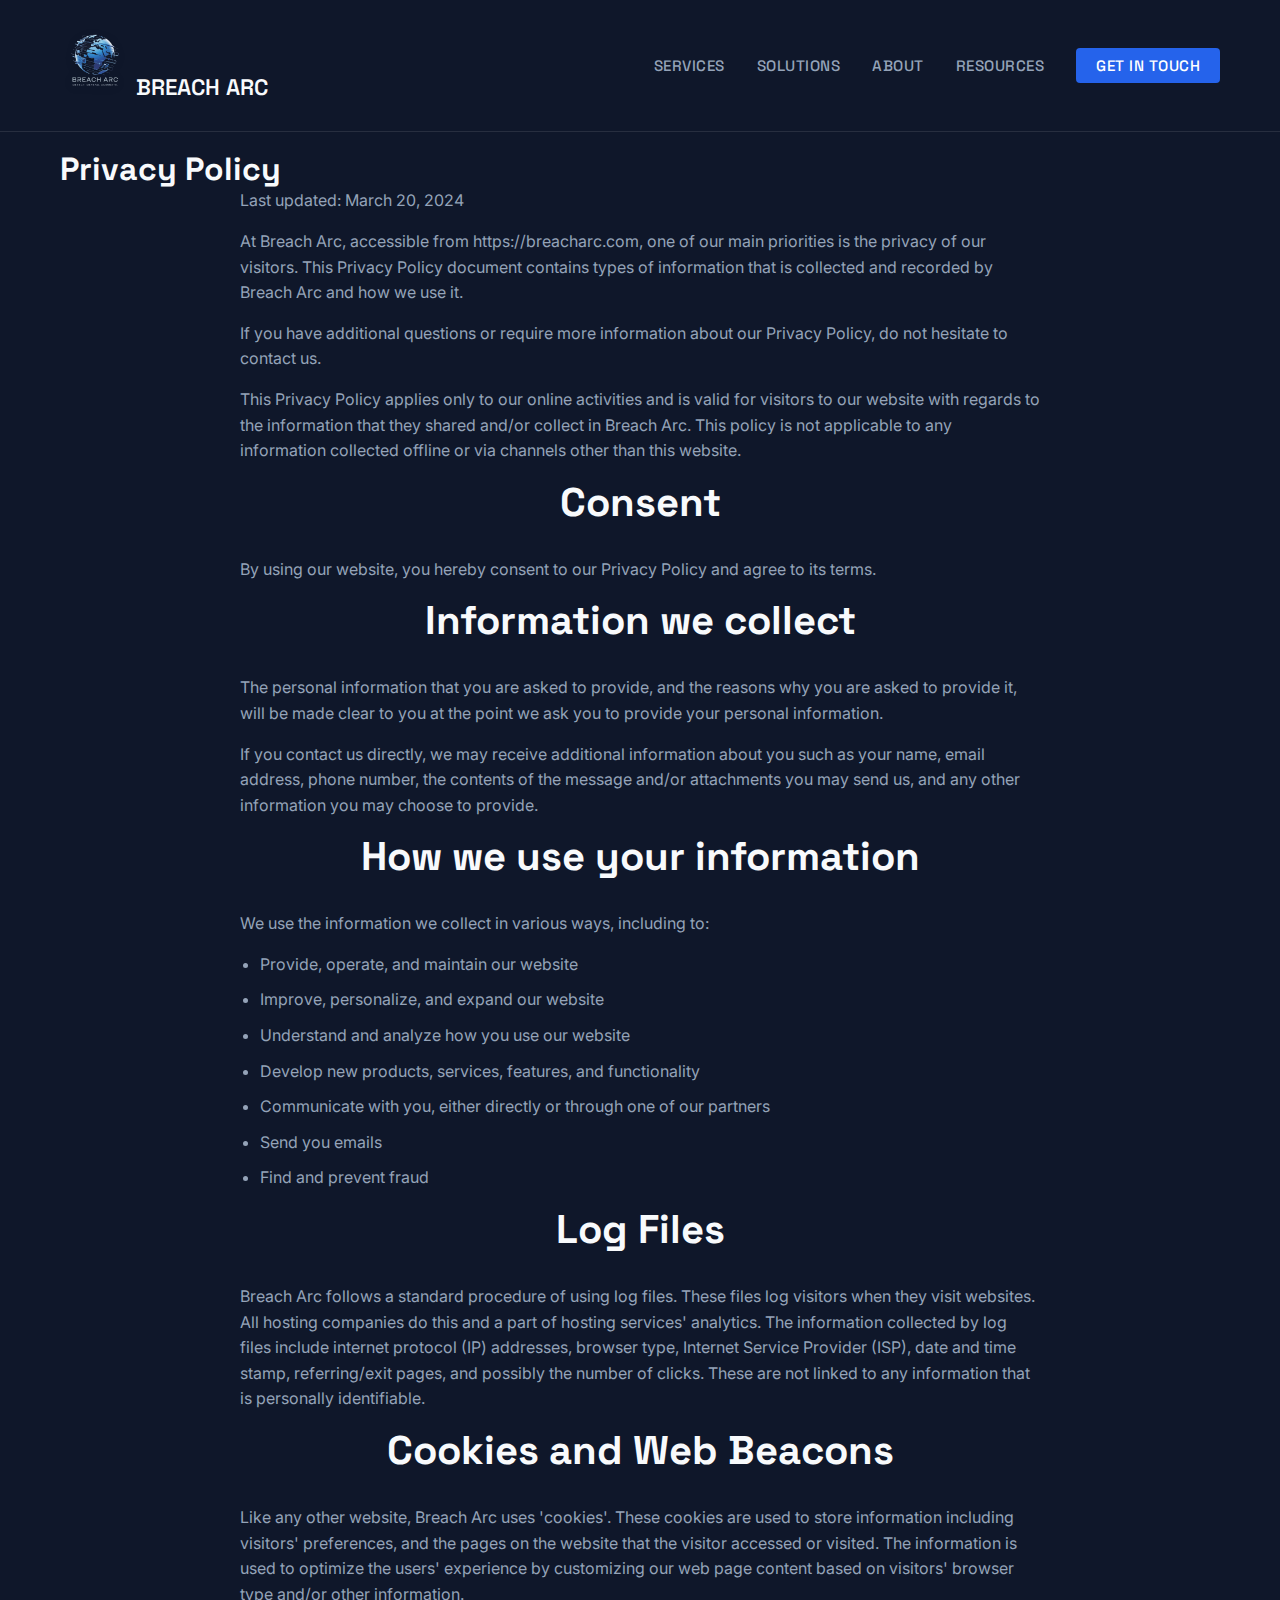
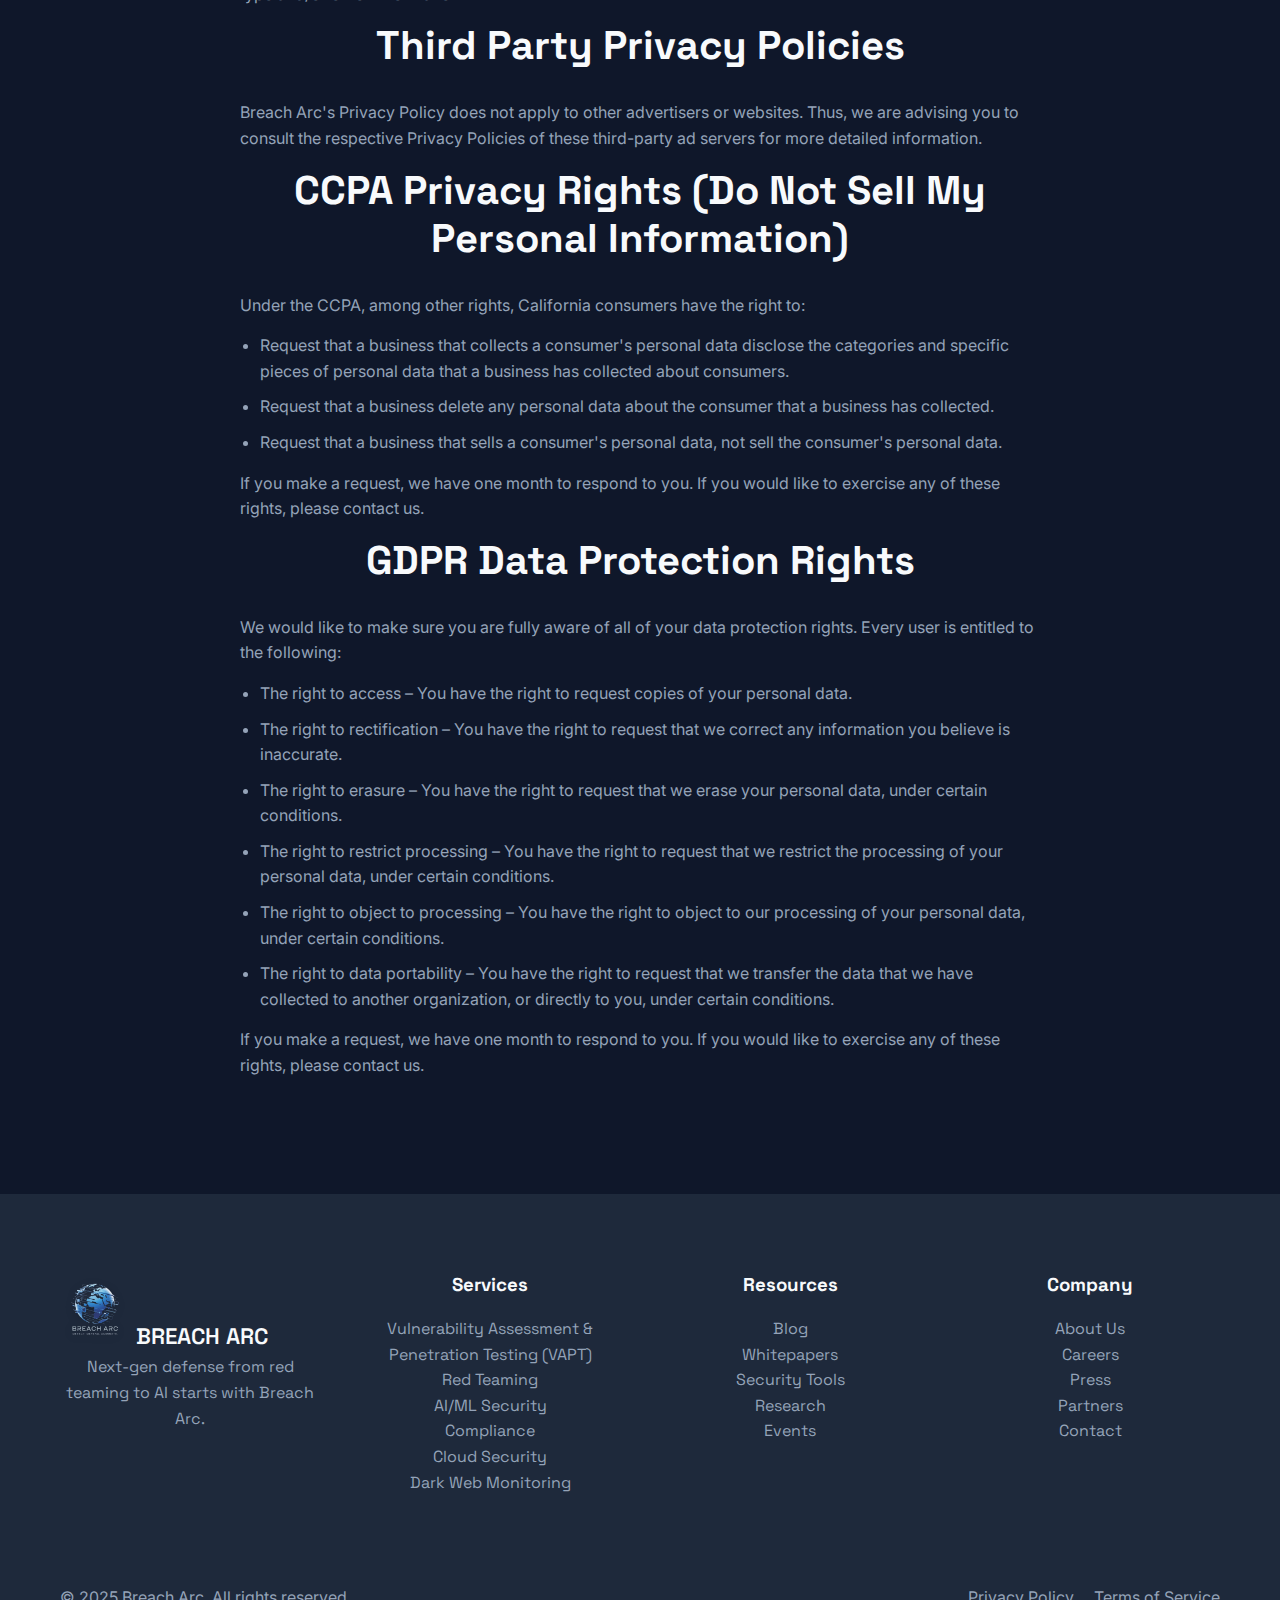
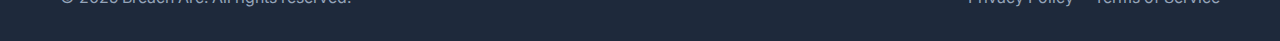
<file: privacy-policy.html>
<!DOCTYPE html>
<html lang="en">
<head>
    <meta charset="UTF-8">
    <meta name="viewport" content="width=device-width, initial-scale=1.0">
    <meta name="theme-color" content="#2563eb">
    <title>Privacy Policy - Breach Arc</title>
    <meta name="description" content="Breach Arc Privacy Policy - Learn how we collect, use, and protect your personal information">
    <meta name="keywords" content="privacy policy, data protection, GDPR, CCPA, cybersecurity">
    <meta name="author" content="Breach Arc">
    <meta name="robots" content="index, follow">
    
    <!-- Preload critical assets -->
    <link rel="preload" href="Logo1.png" as="image">
    <link rel="preload" href="style.css" as="style">
    <link rel="preload" href="https://fonts.googleapis.com/css2?family=Inter:wght@300;400;500;600;700&family=Space+Grotesk:wght@500;600;700&display=swap" as="style">
    
    <!-- Stylesheets -->
    <link rel="stylesheet" href="style.css">
    <link href="https://fonts.googleapis.com/css2?family=Inter:wght@300;400;500;600;700&family=Space+Grotesk:wght@500;600;700&display=swap" rel="stylesheet">
    <link rel="stylesheet" href="https://cdnjs.cloudflare.com/ajax/libs/font-awesome/6.0.0/css/all.min.css">
    
    <!-- Favicon -->
    <link rel="icon" type="image/x-icon" href="favicon.ico">
    <link rel="icon" type="image/png" sizes="32x32" href="favicon.ico">
    <link rel="icon" type="image/png" sizes="16x16" href="favicon.ico">
    <link rel="apple-touch-icon" href="favicon.ico">
    <link rel="manifest" href="site.webmanifest">
</head>
<body>
    <nav class="navbar" role="navigation" aria-label="Main navigation">
        <div class="container">
            <div class="logo">
                <a href="/" aria-label="Breach Arc Home">
                    <img src="Logo1.png" alt="Breach Arc Logo" class="logo-img" width="40" height="40">
                    <span class="logo-text">BREACH ARC</span>
                </a>
            </div>
            <div class="nav-wrapper">
                <ul class="nav-links">
                    <li><a href="index.html#services" class="nav-item" aria-label="View our services">Services</a></li>
                    <li><a href="index.html#solutions" class="nav-item" aria-label="Explore our solutions">Solutions</a></li>
                    <li><a href="index.html#about" class="nav-item" aria-label="Learn about us">About</a></li>
                    <li><a href="index.html#resources" class="nav-item" aria-label="Access our resources">Resources</a></li>
                    <li><a href="index.html#contact" class="nav-cta" aria-label="Contact us">Get in Touch</a></li>
                </ul>
                <button class="mobile-menu-btn" aria-label="Toggle menu" aria-expanded="false" aria-controls="nav-links">
                    <span class="hamburger-line" aria-hidden="true"></span>
                    <span class="hamburger-line" aria-hidden="true"></span>
                    <span class="hamburger-line" aria-hidden="true"></span>
                </button>
            </div>
        </div>
    </nav>

    <main class="privacy-policy with-nav-offset">
        <div class="container">
            <h1>Privacy Policy</h1>
            <div class="policy-content">
                <p>Last updated: <time datetime="2024-03-20">March 20, 2024</time></p>
                
                <p>At Breach Arc, accessible from <a href="https://breacharc.com" rel="noopener noreferrer">https://breacharc.com</a>, one of our main priorities is the privacy of our visitors. This Privacy Policy document contains types of information that is collected and recorded by Breach Arc and how we use it.</p>
                
                <p>If you have additional questions or require more information about our Privacy Policy, do not hesitate to <a href="index.html#contact">contact us</a>.</p>
                
                <p>This Privacy Policy applies only to our online activities and is valid for visitors to our website with regards to the information that they shared and/or collect in Breach Arc. This policy is not applicable to any information collected offline or via channels other than this website.</p>

                <section aria-labelledby="consent-heading">
                    <h2 id="consent-heading">Consent</h2>
                    <p>By using our website, you hereby consent to our Privacy Policy and agree to its terms.</p>
                </section>

                <section aria-labelledby="information-heading">
                    <h2 id="information-heading">Information we collect</h2>
                    <p>The personal information that you are asked to provide, and the reasons why you are asked to provide it, will be made clear to you at the point we ask you to provide your personal information.</p>
                    <p>If you contact us directly, we may receive additional information about you such as your name, email address, phone number, the contents of the message and/or attachments you may send us, and any other information you may choose to provide.</p>
                </section>

                <section aria-labelledby="usage-heading">
                    <h2 id="usage-heading">How we use your information</h2>
                    <p>We use the information we collect in various ways, including to:</p>
                    <ul>
                        <li>Provide, operate, and maintain our website</li>
                        <li>Improve, personalize, and expand our website</li>
                        <li>Understand and analyze how you use our website</li>
                        <li>Develop new products, services, features, and functionality</li>
                        <li>Communicate with you, either directly or through one of our partners</li>
                        <li>Send you emails</li>
                        <li>Find and prevent fraud</li>
                    </ul>
                </section>

                <section aria-labelledby="logs-heading">
                    <h2 id="logs-heading">Log Files</h2>
                    <p>Breach Arc follows a standard procedure of using log files. These files log visitors when they visit websites. All hosting companies do this and a part of hosting services' analytics. The information collected by log files include internet protocol (IP) addresses, browser type, Internet Service Provider (ISP), date and time stamp, referring/exit pages, and possibly the number of clicks. These are not linked to any information that is personally identifiable.</p>
                </section>

                <section aria-labelledby="cookies-heading">
                    <h2 id="cookies-heading">Cookies and Web Beacons</h2>
                    <p>Like any other website, Breach Arc uses 'cookies'. These cookies are used to store information including visitors' preferences, and the pages on the website that the visitor accessed or visited. The information is used to optimize the users' experience by customizing our web page content based on visitors' browser type and/or other information.</p>
                </section>

                <section aria-labelledby="third-party-heading">
                    <h2 id="third-party-heading">Third Party Privacy Policies</h2>
                    <p>Breach Arc's Privacy Policy does not apply to other advertisers or websites. Thus, we are advising you to consult the respective Privacy Policies of these third-party ad servers for more detailed information.</p>
                </section>

                <section aria-labelledby="ccpa-heading">
                    <h2 id="ccpa-heading">CCPA Privacy Rights (Do Not Sell My Personal Information)</h2>
                    <p>Under the CCPA, among other rights, California consumers have the right to:</p>
                    <ul>
                        <li>Request that a business that collects a consumer's personal data disclose the categories and specific pieces of personal data that a business has collected about consumers.</li>
                        <li>Request that a business delete any personal data about the consumer that a business has collected.</li>
                        <li>Request that a business that sells a consumer's personal data, not sell the consumer's personal data.</li>
                    </ul>
                    <p>If you make a request, we have one month to respond to you. If you would like to exercise any of these rights, please <a href="index.html#contact">contact us</a>.</p>
                </section>

                <section aria-labelledby="gdpr-heading">
                    <h2 id="gdpr-heading">GDPR Data Protection Rights</h2>
                    <p>We would like to make sure you are fully aware of all of your data protection rights. Every user is entitled to the following:</p>
                    <ul>
                        <li>The right to access – You have the right to request copies of your personal data.</li>
                        <li>The right to rectification – You have the right to request that we correct any information you believe is inaccurate.</li>
                        <li>The right to erasure – You have the right to request that we erase your personal data, under certain conditions.</li>
                        <li>The right to restrict processing – You have the right to request that we restrict the processing of your personal data, under certain conditions.</li>
                        <li>The right to object to processing – You have the right to object to our processing of your personal data, under certain conditions.</li>
                        <li>The right to data portability – You have the right to request that we transfer the data that we have collected to another organization, or directly to you, under certain conditions.</li>
                    </ul>
                    <p>If you make a request, we have one month to respond to you. If you would like to exercise any of these rights, please <a href="index.html#contact">contact us</a>.</p>
                </section>
            </div>
        </div>
    </main>

    <footer class="footer">
        <div class="container">
            <div class="footer-content">
                <div class="footer-col">
                    <div class="logo">
                        <a href="/" aria-label="Breach Arc Home">
                            <img src="Logo1.png" alt="Breach Arc Logo" class="logo-img" width="40" height="40">
                            <span class="logo-text">BREACH ARC</span>
                        </a>
                    </div>
                    <p>Next-gen defense from red teaming to AI starts with Breach Arc.</p>
                </div>
                <div class="footer-col">
                    <h3>Services</h3>
                    <ul>
                        <li><a href="index.html#services">Vulnerability Assessment & Penetration Testing (VAPT)</a></li>
                        <li><a href="index.html#services">Red Teaming</a></li>
                        <li><a href="index.html#services">AI/ML Security</a></li>
                        <li><a href="index.html#services">Compliance</a></li>
                        <li><a href="index.html#services">Cloud Security</a></li>
                        <li><a href="index.html#services">Dark Web Monitoring</a></li>
                    </ul>
                </div>
                <div class="footer-col">
                    <h3>Resources</h3>
                    <ul>
                        <li><a href="index.html#resources">Blog</a></li>
                        <li><a href="index.html#resources">Whitepapers</a></li>
                        <li><a href="index.html#resources">Security Tools</a></li>
                        <li><a href="index.html#resources">Research</a></li>
                        <li><a href="index.html#resources">Events</a></li>
                    </ul>
                </div>
                <div class="footer-col">
                    <h3>Company</h3>
                    <ul>
                        <li><a href="index.html#about">About Us</a></li>
                        <li><a href="#">Careers</a></li>
                        <li><a href="#">Press</a></li>
                        <li><a href="#">Partners</a></li>
                        <li><a href="index.html#contact">Contact</a></li>
                    </ul>
                </div>
            </div>
            <div class="footer-bottom">
                <div class="copyright">
                    © 2025 Breach Arc. All rights reserved.
                </div>
                <div class="legal-links">
                    <a href="privacy-policy.html" aria-current="page">Privacy Policy</a>
                    <a href="terms-of-service.html">Terms of Service</a>
                </div>
            </div>
        </div>
    </footer>

    <script>
        document.addEventListener('DOMContentLoaded', function () {
            const mobileMenuBtn = document.querySelector('.mobile-menu-btn');
            const navLinks = document.querySelector('.nav-links');
            const navOverlay = document.createElement('div');
            
            if (!mobileMenuBtn || !navLinks) return;
            
            navOverlay.className = 'nav-overlay';
            document.body.appendChild(navOverlay);

            const closeMobileMenu = () => {
                mobileMenuBtn.classList.remove('active');
                navLinks.classList.remove('active');
                navOverlay.classList.remove('active');
                document.body.classList.remove('no-scroll');
                mobileMenuBtn.setAttribute('aria-expanded', 'false');
            };

            mobileMenuBtn.addEventListener('click', function() {
                const isExpanded = this.classList.toggle('active');
                navLinks.classList.toggle('active');
                navOverlay.classList.toggle('active');
                document.body.classList.toggle('no-scroll');
                this.setAttribute('aria-expanded', isExpanded);
            });

            navOverlay.addEventListener('click', closeMobileMenu);

            document.querySelectorAll('.nav-links a').forEach(link => {
                link.addEventListener('click', () => {
                    if (window.innerWidth <= 768) {
                        closeMobileMenu();
                    }
                });
            });
        });
    </script>
</body>
</html>
</file>
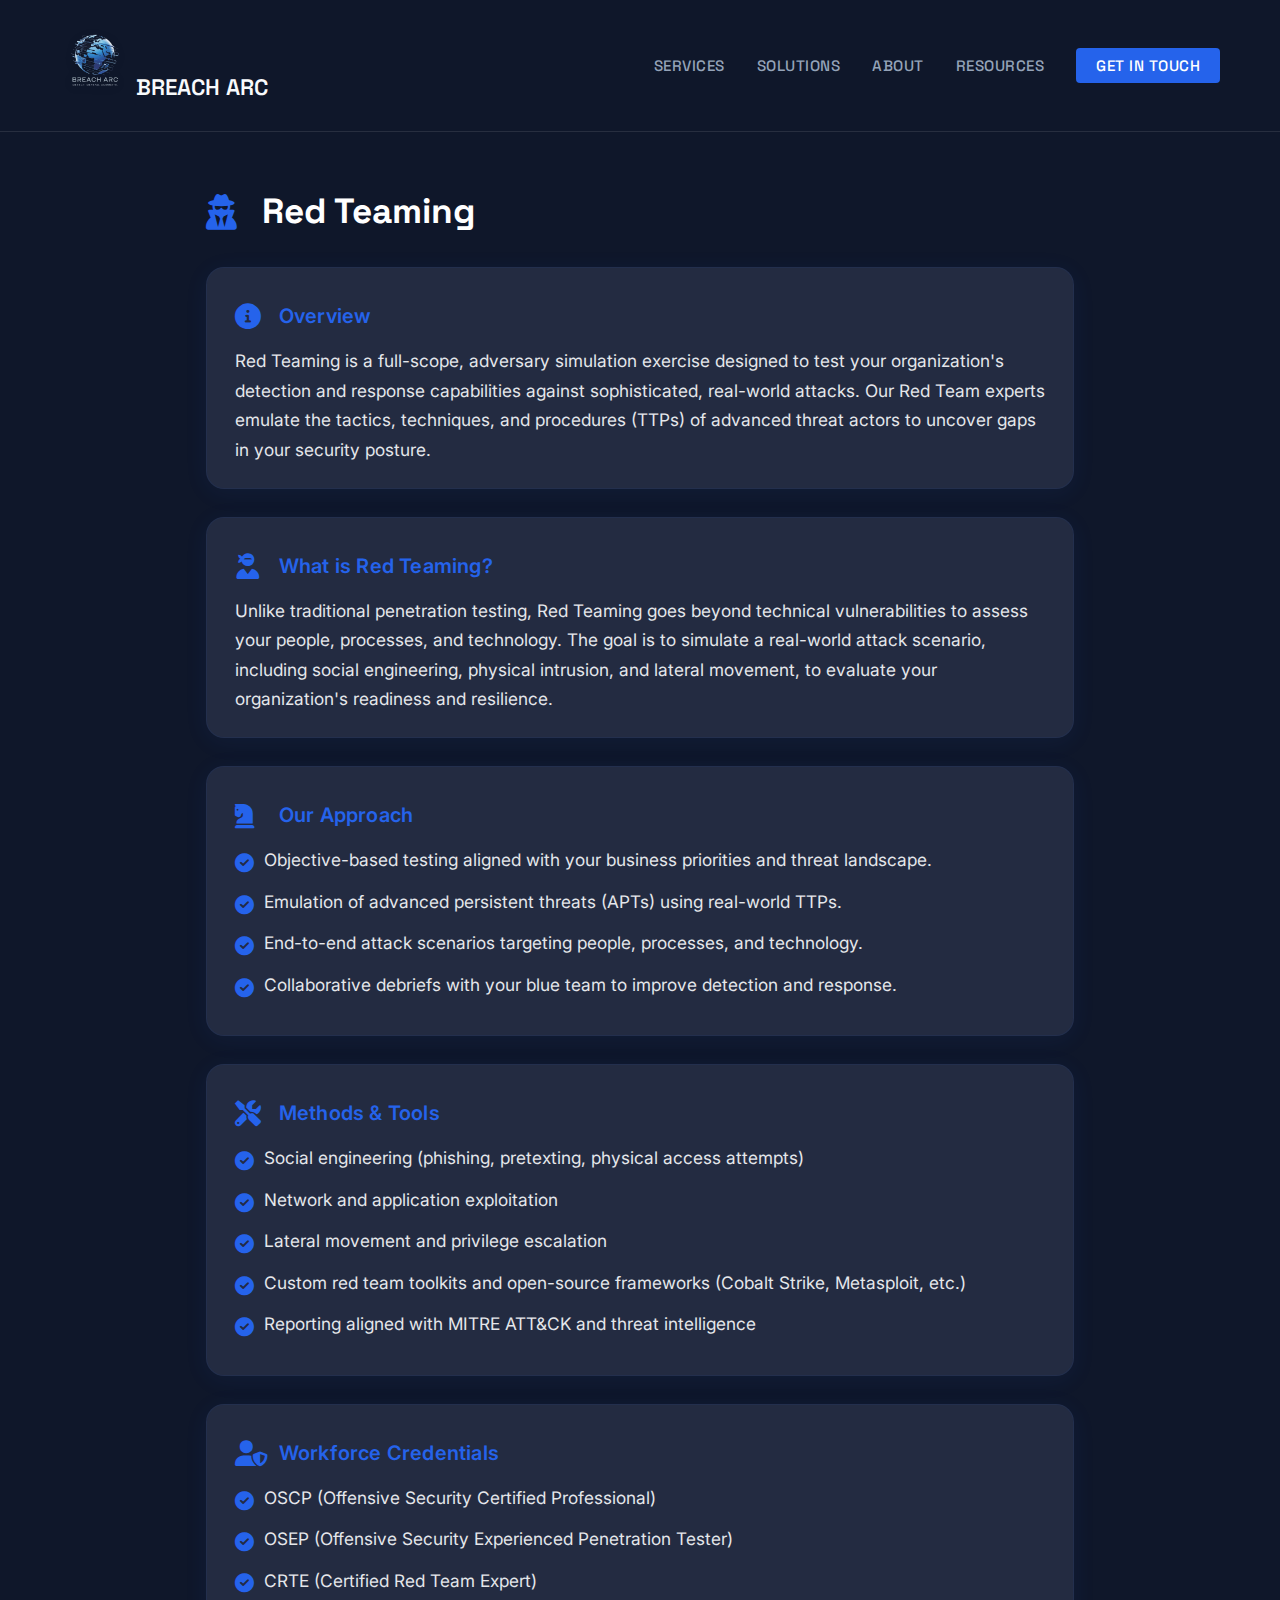
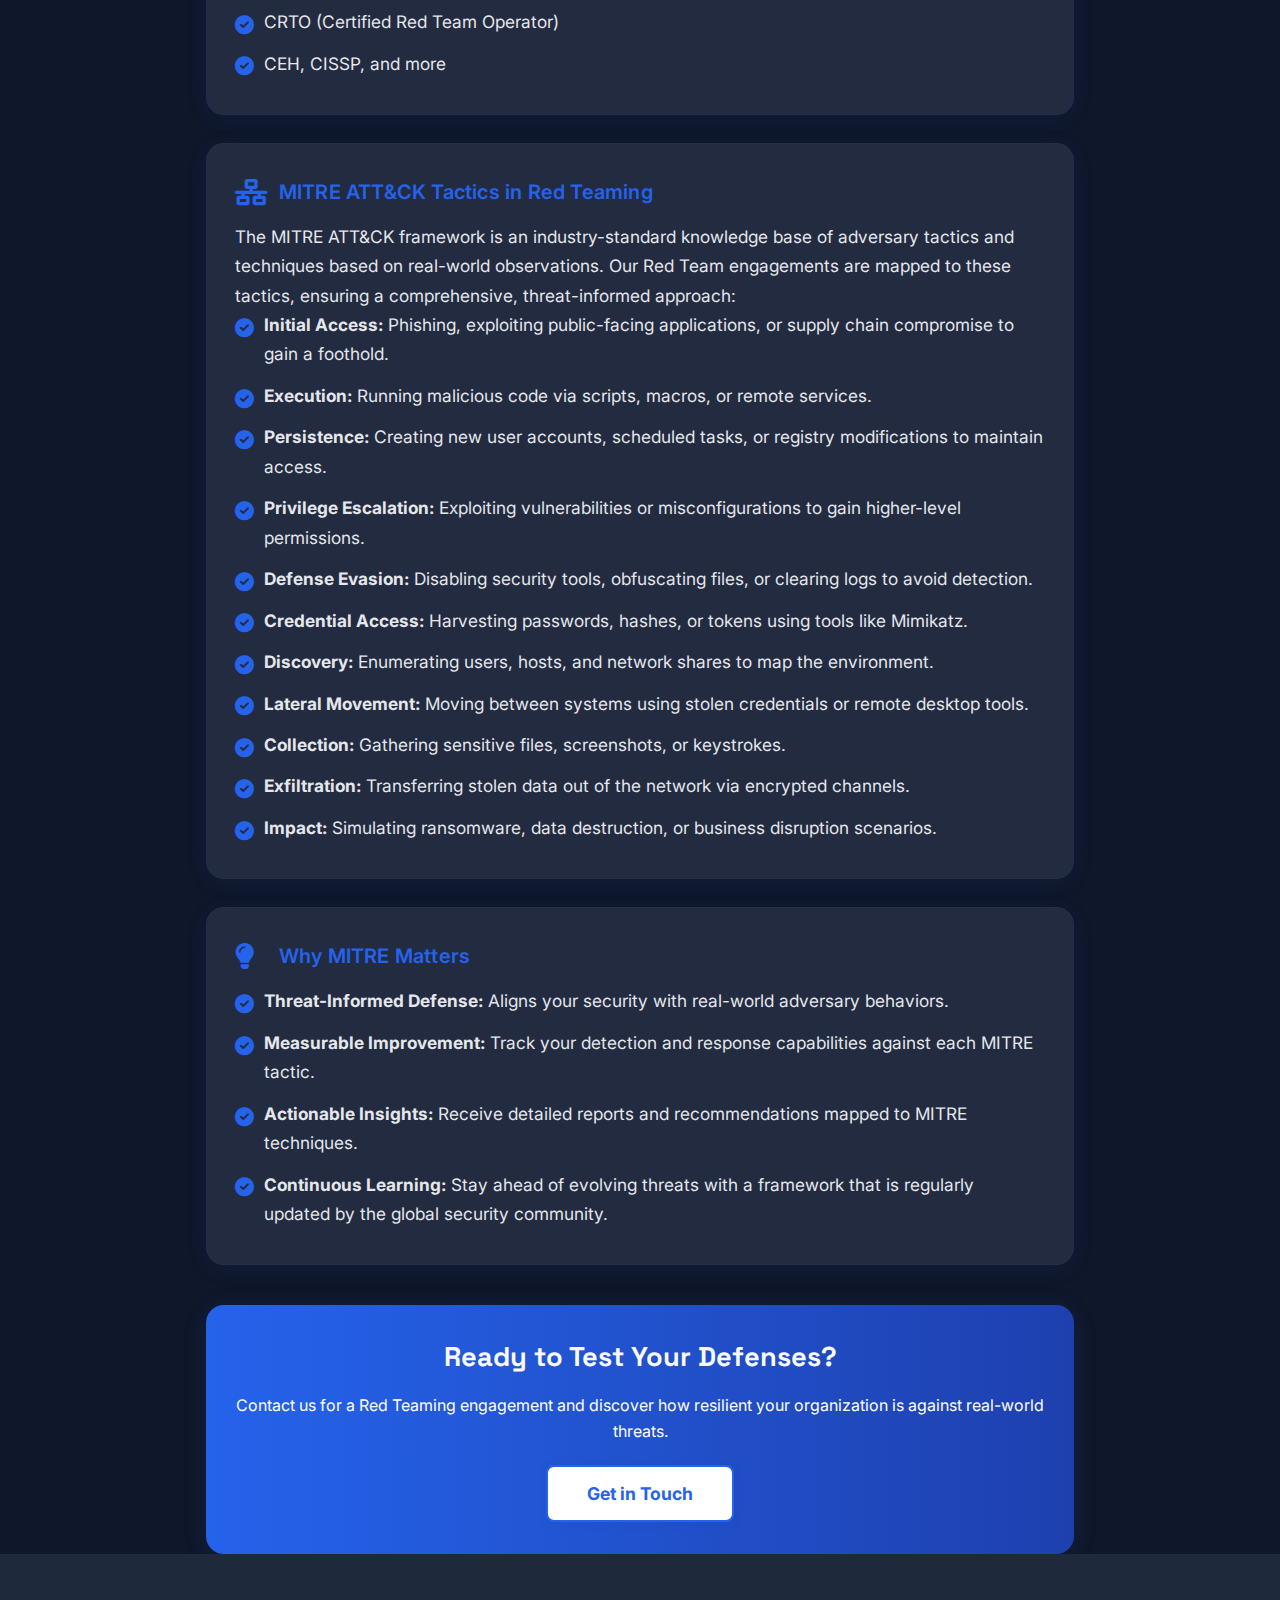
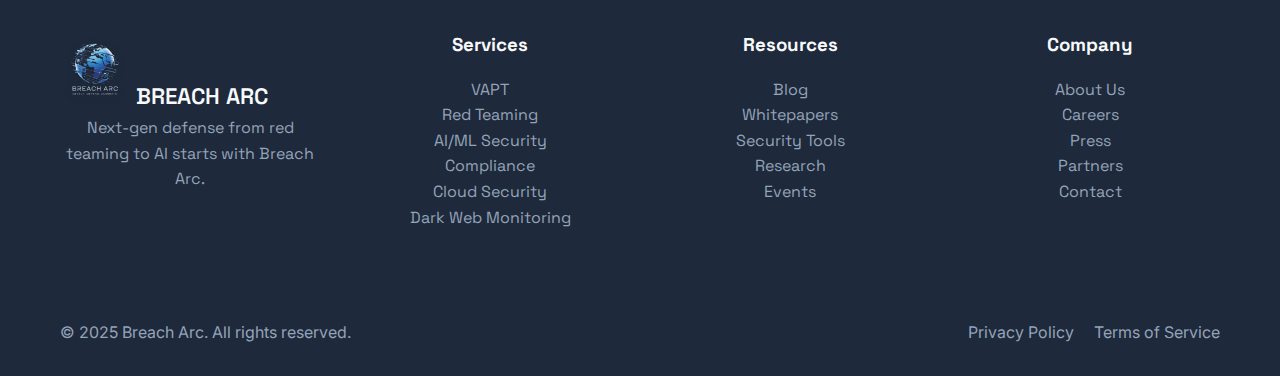
<file: red-teaming.html>
<!DOCTYPE html>
<html lang="en">
<head>
    <meta charset="UTF-8">
    <meta name="viewport" content="width=device-width, initial-scale=1.0">
    <title>Red Teaming | Breach Arc</title>
    <meta name="description" content="Learn about Breach Arc's Red Teaming services: what is red teaming, our approach, methods, and expert workforce.">
    <link rel="stylesheet" href="style.css">
    <link href="https://fonts.googleapis.com/css2?family=Inter:wght@300;400;500;600;700&family=Space+Grotesk:wght@500;600;700&display=swap" rel="stylesheet">
    <link rel="stylesheet" href="https://cdnjs.cloudflare.com/ajax/libs/font-awesome/6.0.0/css/all.min.css">
    <link rel="icon" type="image/x-icon" href="favicon.ico">
    <link rel="icon" type="image/png" sizes="32x32" href="favicon.ico">
    <link rel="icon" type="image/png" sizes="16x16" href="favicon.ico">
    <link rel="apple-touch-icon" href="favicon.ico">
    <link rel="manifest" href="site.webmanifest">
    <meta name="theme-color" content="#2563eb">
</head>
<body>
    <nav class="navbar" role="navigation" aria-label="Main navigation">
        <div class="container">
            <div class="logo">
                <a href="/" aria-label="Breach Arc Home">
                    <img src="Logo1.png" alt="Breach Arc Logo" class="logo-img" width="40" height="40">
                    <span class="logo-text">BREACH ARC</span>
                </a>
            </div>
            <div class="nav-wrapper">
                <ul class="nav-links">
                    <li><a href="index.html#services" class="nav-item">Services</a></li>
                    <li><a href="index.html#solutions" class="nav-item">Solutions</a></li>
                    <li><a href="index.html#about" class="nav-item">About</a></li>
                    <li><a href="index.html#resources" class="nav-item">Resources</a></li>
                    <li><a href="index.html#contact" class="nav-cta">Get in Touch</a></li>
                </ul>
            </div>
        </div>
    </nav>
    <main class="service-detail with-nav-offset">
        <div class="container vapt-container">
            <h1 class="vapt-title"><i class="fas fa-user-secret vapt-title-icon"></i> Red Teaming</h1>
            <div class="vapt-sections">
                <section class="vapt-card">
                    <div class="vapt-card-header"><i class="fas fa-info-circle vapt-section-icon"></i> <span>Overview</span></div>
                    <div class="vapt-card-body">
                        <p>Red Teaming is a full-scope, adversary simulation exercise designed to test your organization's detection and response capabilities against sophisticated, real-world attacks. Our Red Team experts emulate the tactics, techniques, and procedures (TTPs) of advanced threat actors to uncover gaps in your security posture.</p>
                    </div>
                </section>
                <section class="vapt-card">
                    <div class="vapt-card-header"><i class="fas fa-user-ninja vapt-section-icon"></i> <span>What is Red Teaming?</span></div>
                    <div class="vapt-card-body">
                        <p>Unlike traditional penetration testing, Red Teaming goes beyond technical vulnerabilities to assess your people, processes, and technology. The goal is to simulate a real-world attack scenario, including social engineering, physical intrusion, and lateral movement, to evaluate your organization's readiness and resilience.</p>
                    </div>
                </section>
                <section class="vapt-card">
                    <div class="vapt-card-header"><i class="fas fa-chess-knight vapt-section-icon"></i> <span>Our Approach</span></div>
                    <div class="vapt-card-body">
                        <ul class="vapt-list">
                            <li>Objective-based testing aligned with your business priorities and threat landscape.</li>
                            <li>Emulation of advanced persistent threats (APTs) using real-world TTPs.</li>
                            <li>End-to-end attack scenarios targeting people, processes, and technology.</li>
                            <li>Collaborative debriefs with your blue team to improve detection and response.</li>
                        </ul>
                    </div>
                </section>
                <section class="vapt-card">
                    <div class="vapt-card-header"><i class="fas fa-tools vapt-section-icon"></i> <span>Methods & Tools</span></div>
                    <div class="vapt-card-body">
                        <ul class="vapt-list">
                            <li>Social engineering (phishing, pretexting, physical access attempts)</li>
                            <li>Network and application exploitation</li>
                            <li>Lateral movement and privilege escalation</li>
                            <li>Custom red team toolkits and open-source frameworks (Cobalt Strike, Metasploit, etc.)</li>
                            <li>Reporting aligned with MITRE ATT&CK and threat intelligence</li>
                        </ul>
                    </div>
                </section>
                <section class="vapt-card">
                    <div class="vapt-card-header"><i class="fas fa-user-shield vapt-section-icon"></i> <span>Workforce Credentials</span></div>
                    <div class="vapt-card-body">
                        <ul class="cert-list vapt-list">
                            <li>OSCP (Offensive Security Certified Professional)</li>
                            <li>OSEP (Offensive Security Experienced Penetration Tester)</li>
                            <li>CRTE (Certified Red Team Expert)</li>
                            <li>CRTO (Certified Red Team Operator)</li>
                            <li>CEH, CISSP, and more</li>
                        </ul>
                    </div>
                </section>
                <section class="vapt-card">
                    <div class="vapt-card-header"><i class="fas fa-network-wired vapt-section-icon"></i> <span>MITRE ATT&CK Tactics in Red Teaming</span></div>
                    <div class="vapt-card-body">
                        <p>The MITRE ATT&CK framework is an industry-standard knowledge base of adversary tactics and techniques based on real-world observations. Our Red Team engagements are mapped to these tactics, ensuring a comprehensive, threat-informed approach:</p>
                        <ul class="vapt-list">
                            <li><strong>Initial Access:</strong> Phishing, exploiting public-facing applications, or supply chain compromise to gain a foothold.</li>
                            <li><strong>Execution:</strong> Running malicious code via scripts, macros, or remote services.</li>
                            <li><strong>Persistence:</strong> Creating new user accounts, scheduled tasks, or registry modifications to maintain access.</li>
                            <li><strong>Privilege Escalation:</strong> Exploiting vulnerabilities or misconfigurations to gain higher-level permissions.</li>
                            <li><strong>Defense Evasion:</strong> Disabling security tools, obfuscating files, or clearing logs to avoid detection.</li>
                            <li><strong>Credential Access:</strong> Harvesting passwords, hashes, or tokens using tools like Mimikatz.</li>
                            <li><strong>Discovery:</strong> Enumerating users, hosts, and network shares to map the environment.</li>
                            <li><strong>Lateral Movement:</strong> Moving between systems using stolen credentials or remote desktop tools.</li>
                            <li><strong>Collection:</strong> Gathering sensitive files, screenshots, or keystrokes.</li>
                            <li><strong>Exfiltration:</strong> Transferring stolen data out of the network via encrypted channels.</li>
                            <li><strong>Impact:</strong> Simulating ransomware, data destruction, or business disruption scenarios.</li>
                        </ul>
                    </div>
                </section>
                <section class="vapt-card">
                    <div class="vapt-card-header"><i class="fas fa-lightbulb vapt-section-icon"></i> <span>Why MITRE Matters</span></div>
                    <div class="vapt-card-body">
                        <ul class="vapt-list">
                            <li><strong>Threat-Informed Defense:</strong> Aligns your security with real-world adversary behaviors.</li>
                            <li><strong>Measurable Improvement:</strong> Track your detection and response capabilities against each MITRE tactic.</li>
                            <li><strong>Actionable Insights:</strong> Receive detailed reports and recommendations mapped to MITRE techniques.</li>
                            <li><strong>Continuous Learning:</strong> Stay ahead of evolving threats with a framework that is regularly updated by the global security community.</li>
                        </ul>
                    </div>
                </section>
            </div>
            <section class="cta-section vapt-cta-section">
                <h2>Ready to Test Your Defenses?</h2>
                <p>Contact us for a Red Teaming engagement and discover how resilient your organization is against real-world threats.</p>
                <a href="index.html#contact" class="cta-primary vapt-cta-btn">Get in Touch</a>
            </section>
        </div>
    </main>
    <footer class="footer">
        <div class="container">
            <div class="footer-content">
                <div class="footer-col">
                    <div class="logo">
                        <a href="/" aria-label="Breach Arc Home">
                            <img src="Logo1.png" alt="Breach Arc Logo" class="logo-img" width="40" height="40">
                            <span class="logo-text">BREACH ARC</span>
                        </a>
                    </div>
                    <p>Next-gen defense from red teaming to AI starts with Breach Arc.</p>
                </div>
                <div class="footer-col">
                    <h3>Services</h3>
                    <ul>
                        <li><a href="index.html#services">VAPT</a></li>
                        <li><a href="index.html#services">Red Teaming</a></li>
                        <li><a href="index.html#services">AI/ML Security</a></li>
                        <li><a href="index.html#services">Compliance</a></li>
                        <li><a href="index.html#services">Cloud Security</a></li>
                        <li><a href="index.html#services">Dark Web Monitoring</a></li>
                    </ul>
                </div>
                <div class="footer-col">
                    <h3>Resources</h3>
                    <ul>
                        <li><a href="index.html#resources">Blog</a></li>
                        <li><a href="index.html#resources">Whitepapers</a></li>
                        <li><a href="index.html#resources">Security Tools</a></li>
                        <li><a href="index.html#resources">Research</a></li>
                        <li><a href="index.html#resources">Events</a></li>
                    </ul>
                </div>
                <div class="footer-col">
                    <h3>Company</h3>
                    <ul>
                        <li><a href="index.html#about">About Us</a></li>
                        <li><a href="#">Careers</a></li>
                        <li><a href="#">Press</a></li>
                        <li><a href="#">Partners</a></li>
                        <li><a href="index.html#contact">Contact</a></li>
                    </ul>
                </div>
            </div>
            <div class="footer-bottom">
                <div class="copyright">
                    © 2025 Breach Arc. All rights reserved.
                </div>
                <div class="legal-links">
                    <a href="privacy-policy.html">Privacy Policy</a>
                    <a href="terms-of-service.html">Terms of Service</a>
                </div>
            </div>
        </div>
    </footer>
</body>
</html>
</file>
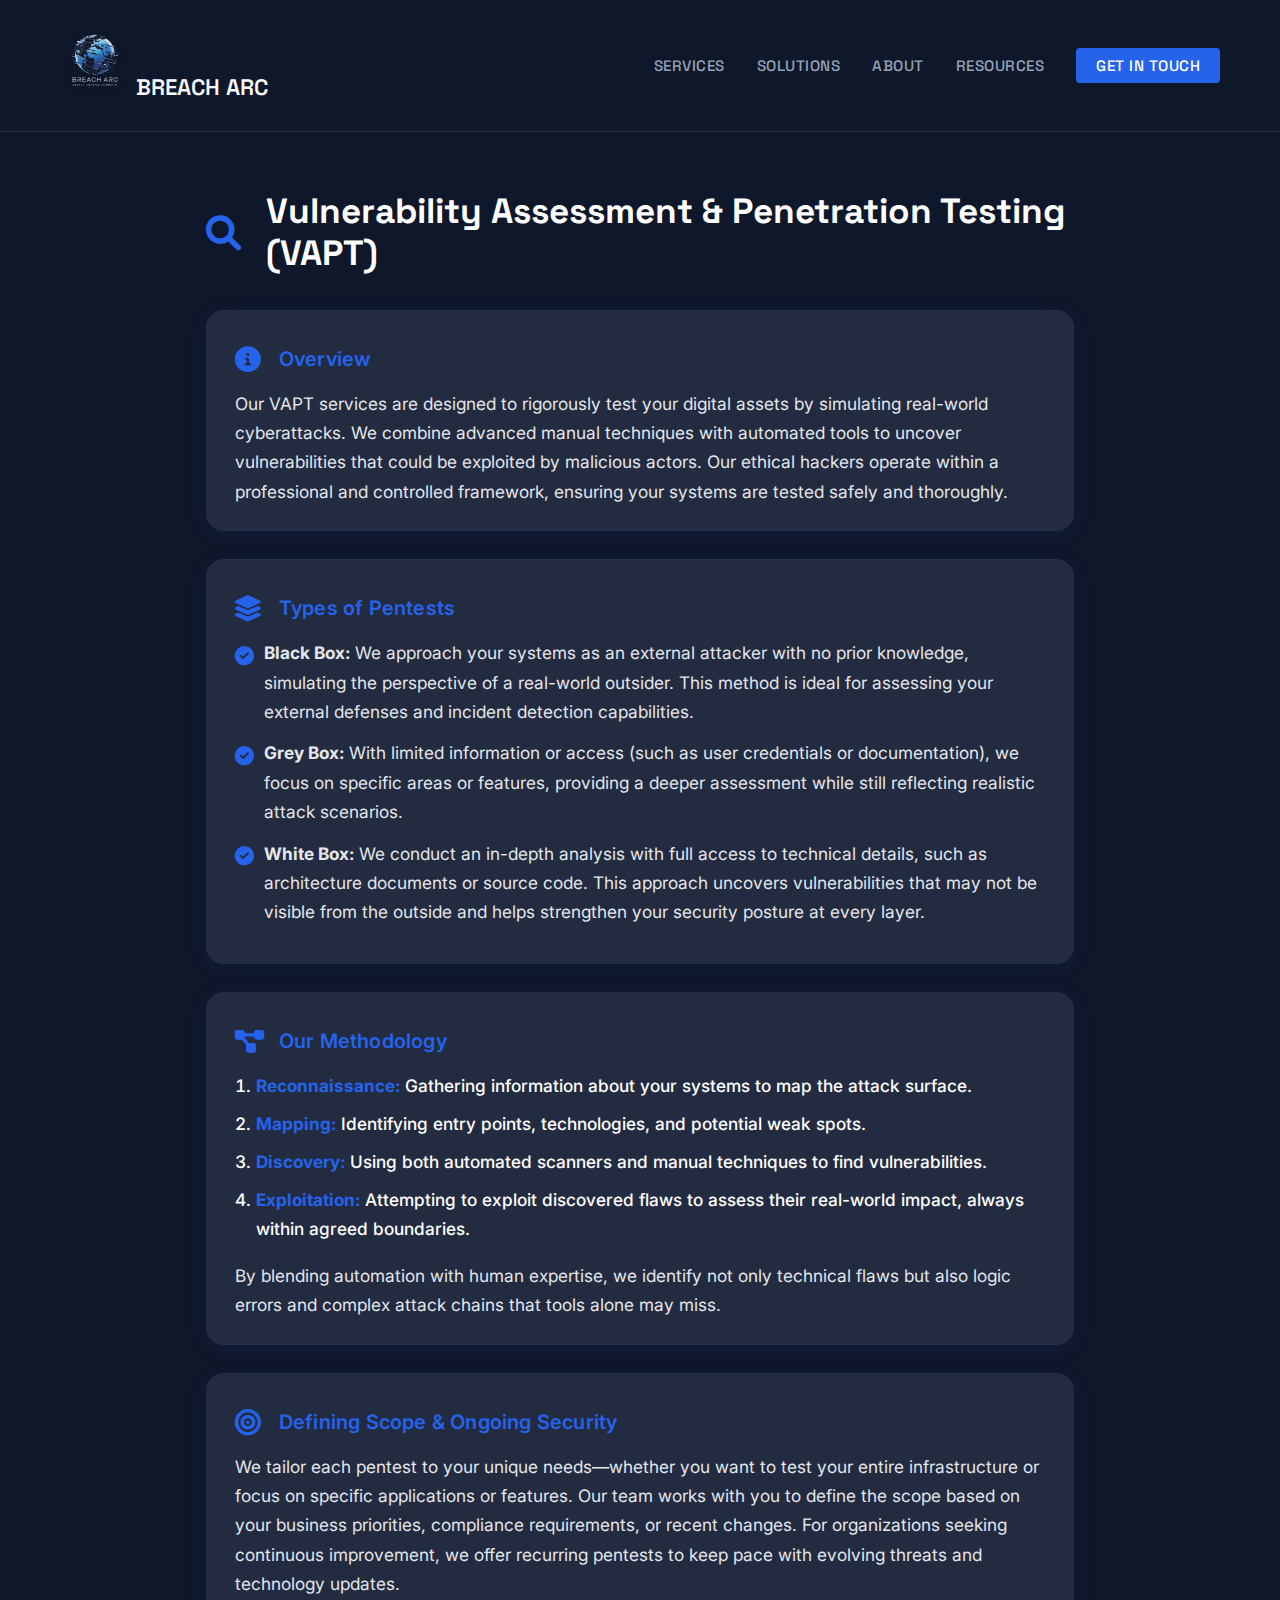
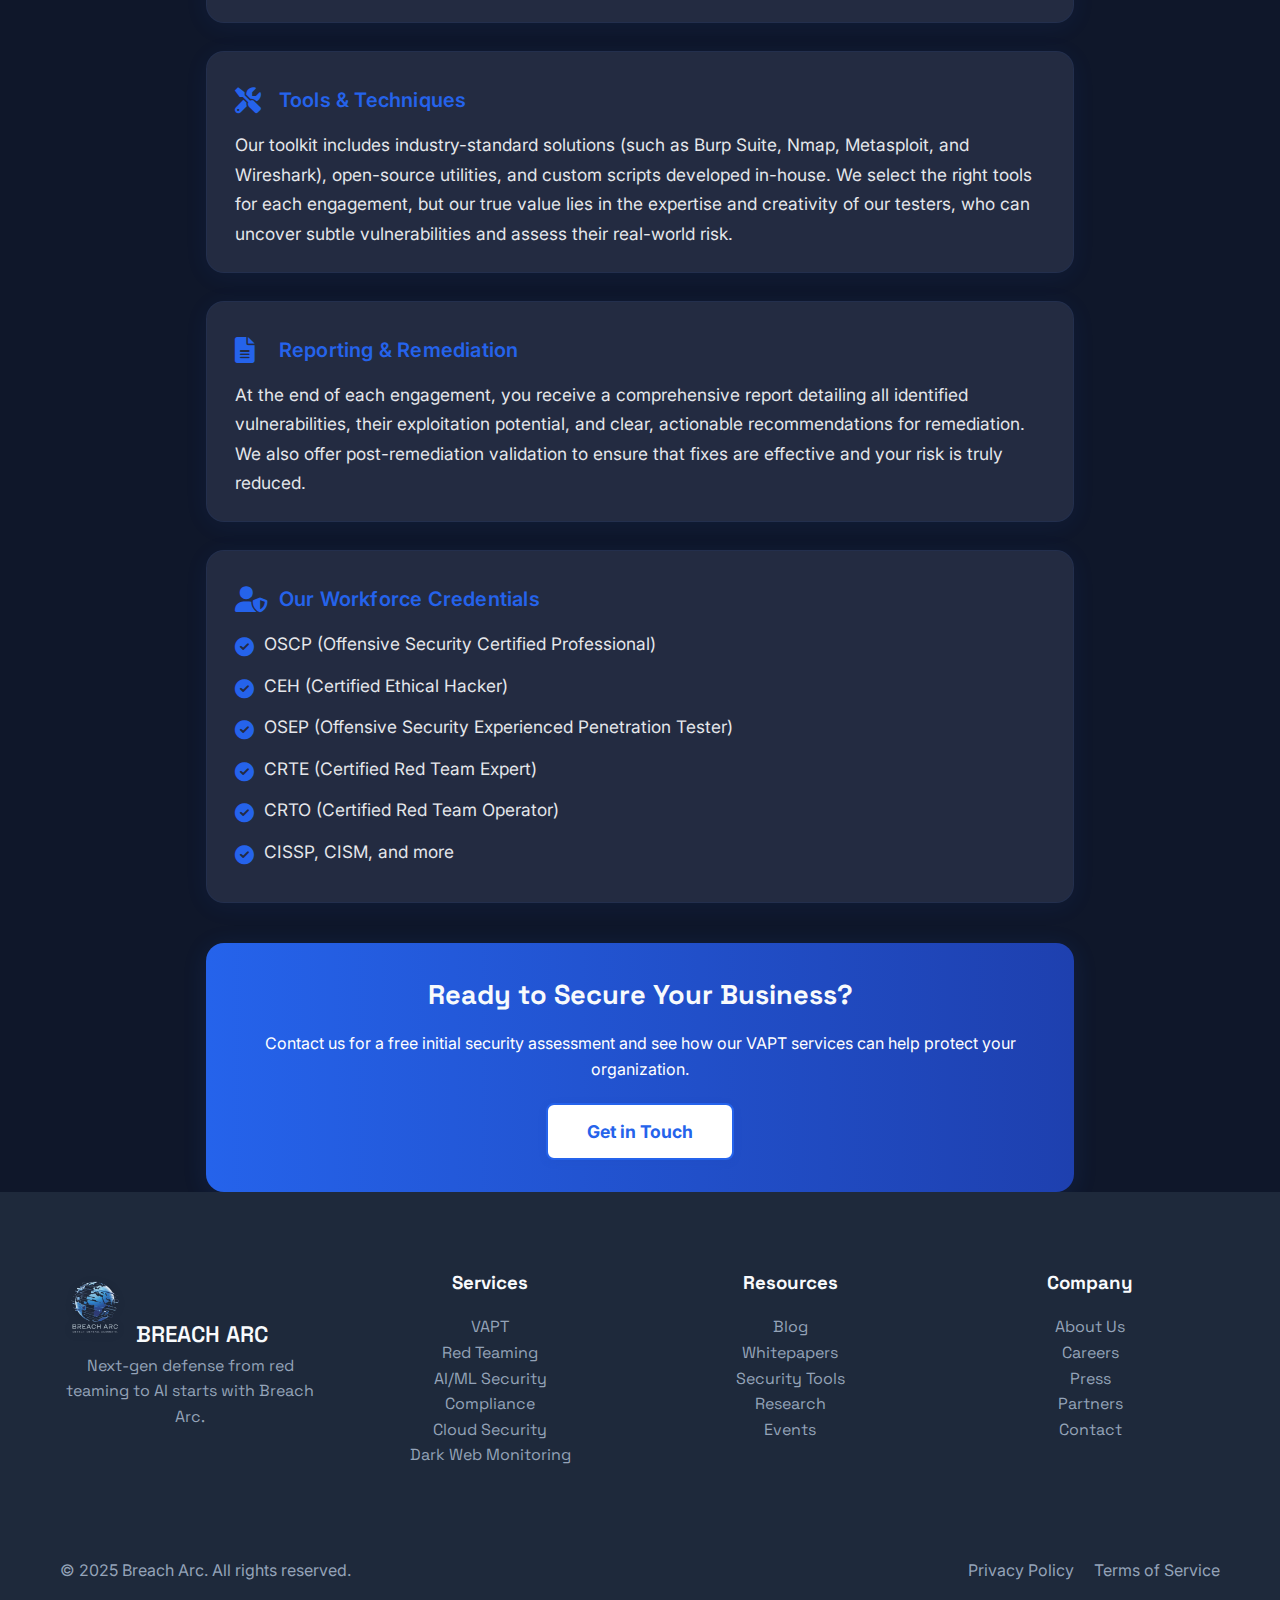
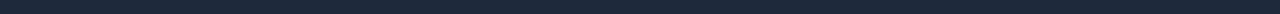
<file: vapt.html>
<!DOCTYPE html>
<html lang="en">
<head>
    <meta charset="UTF-8">
    <meta name="viewport" content="width=device-width, initial-scale=1.0">
    <title>VAPT - Vulnerability Assessment & Penetration Testing | Breach Arc</title>
    <meta name="description" content="Learn about Breach Arc's VAPT services: what is VAPT, our methodology, and our expert workforce.">
    <link rel="stylesheet" href="style.css">
    <link href="https://fonts.googleapis.com/css2?family=Inter:wght@300;400;500;600;700&family=Space+Grotesk:wght@500;600;700&display=swap" rel="stylesheet">
    <link rel="stylesheet" href="https://cdnjs.cloudflare.com/ajax/libs/font-awesome/6.0.0/css/all.min.css">
    <link rel="icon" type="image/x-icon" href="favicon.ico">
    <link rel="icon" type="image/png" sizes="32x32" href="favicon.ico">
    <link rel="icon" type="image/png" sizes="16x16" href="favicon.ico">
    <link rel="apple-touch-icon" href="favicon.ico">
    <link rel="manifest" href="site.webmanifest">
    <meta name="theme-color" content="#2563eb">
</head>
<body>
    <nav class="navbar" role="navigation" aria-label="Main navigation">
        <div class="container">
            <div class="logo">
                <a href="/" aria-label="Breach Arc Home">
                    <img src="Logo1.png" alt="Breach Arc Logo" class="logo-img" width="40" height="40">
                    <span class="logo-text">BREACH ARC</span>
                </a>
            </div>
            <div class="nav-wrapper">
                <ul class="nav-links">
                    <li><a href="index.html#services" class="nav-item">Services</a></li>
                    <li><a href="index.html#solutions" class="nav-item">Solutions</a></li>
                    <li><a href="index.html#about" class="nav-item">About</a></li>
                    <li><a href="index.html#resources" class="nav-item">Resources</a></li>
                    <li><a href="index.html#contact" class="nav-cta">Get in Touch</a></li>
                </ul>
            </div>
        </div>
    </nav>
    <main class="service-detail with-nav-offset">
        <div class="container vapt-container">
            <h1 class="vapt-title"><i class="fas fa-search vapt-title-icon"></i> Vulnerability Assessment & Penetration Testing (VAPT)</h1>
            <div class="vapt-sections">
                <section class="vapt-card">
                    <div class="vapt-card-header"><i class="fas fa-info-circle vapt-section-icon"></i> <span>Overview</span></div>
                    <div class="vapt-card-body">
                        <p>Our VAPT services are designed to rigorously test your digital assets by simulating real-world cyberattacks. We combine advanced manual techniques with automated tools to uncover vulnerabilities that could be exploited by malicious actors. Our ethical hackers operate within a professional and controlled framework, ensuring your systems are tested safely and thoroughly.</p>
                    </div>
                </section>
                <section class="vapt-card">
                    <div class="vapt-card-header"><i class="fas fa-layer-group vapt-section-icon"></i> <span>Types of Pentests</span></div>
                    <div class="vapt-card-body">
                        <ul class="vapt-list">
                            <li><strong>Black Box:</strong> We approach your systems as an external attacker with no prior knowledge, simulating the perspective of a real-world outsider. This method is ideal for assessing your external defenses and incident detection capabilities.</li>
                            <li><strong>Grey Box:</strong> With limited information or access (such as user credentials or documentation), we focus on specific areas or features, providing a deeper assessment while still reflecting realistic attack scenarios.</li>
                            <li><strong>White Box:</strong> We conduct an in-depth analysis with full access to technical details, such as architecture documents or source code. This approach uncovers vulnerabilities that may not be visible from the outside and helps strengthen your security posture at every layer.</li>
                        </ul>
                    </div>
                </section>
                <section class="vapt-card">
                    <div class="vapt-card-header"><i class="fas fa-project-diagram vapt-section-icon"></i> <span>Our Methodology</span></div>
                    <div class="vapt-card-body">
                        <ol class="vapt-steps">
                            <li><strong>Reconnaissance:</strong> Gathering information about your systems to map the attack surface.</li>
                            <li><strong>Mapping:</strong> Identifying entry points, technologies, and potential weak spots.</li>
                            <li><strong>Discovery:</strong> Using both automated scanners and manual techniques to find vulnerabilities.</li>
                            <li><strong>Exploitation:</strong> Attempting to exploit discovered flaws to assess their real-world impact, always within agreed boundaries.</li>
                        </ol>
                        <p>By blending automation with human expertise, we identify not only technical flaws but also logic errors and complex attack chains that tools alone may miss.</p>
                    </div>
                </section>
                <section class="vapt-card">
                    <div class="vapt-card-header"><i class="fas fa-bullseye vapt-section-icon"></i> <span>Defining Scope & Ongoing Security</span></div>
                    <div class="vapt-card-body">
                        <p>We tailor each pentest to your unique needs—whether you want to test your entire infrastructure or focus on specific applications or features. Our team works with you to define the scope based on your business priorities, compliance requirements, or recent changes. For organizations seeking continuous improvement, we offer recurring pentests to keep pace with evolving threats and technology updates.</p>
                    </div>
                </section>
                <section class="vapt-card">
                    <div class="vapt-card-header"><i class="fas fa-tools vapt-section-icon"></i> <span>Tools & Techniques</span></div>
                    <div class="vapt-card-body">
                        <p>Our toolkit includes industry-standard solutions (such as Burp Suite, Nmap, Metasploit, and Wireshark), open-source utilities, and custom scripts developed in-house. We select the right tools for each engagement, but our true value lies in the expertise and creativity of our testers, who can uncover subtle vulnerabilities and assess their real-world risk.</p>
                    </div>
                </section>
                <section class="vapt-card">
                    <div class="vapt-card-header"><i class="fas fa-file-alt vapt-section-icon"></i> <span>Reporting & Remediation</span></div>
                    <div class="vapt-card-body">
                        <p>At the end of each engagement, you receive a comprehensive report detailing all identified vulnerabilities, their exploitation potential, and clear, actionable recommendations for remediation. We also offer post-remediation validation to ensure that fixes are effective and your risk is truly reduced.</p>
                    </div>
                </section>
                <section class="vapt-card">
                    <div class="vapt-card-header"><i class="fas fa-user-shield vapt-section-icon"></i> <span>Our Workforce Credentials</span></div>
                    <div class="vapt-card-body">
                        <ul class="cert-list vapt-list">
                            <li>OSCP (Offensive Security Certified Professional)</li>
                            <li>CEH (Certified Ethical Hacker)</li>
                            <li>OSEP (Offensive Security Experienced Penetration Tester)</li>
                            <li>CRTE (Certified Red Team Expert)</li>
                            <li>CRTO (Certified Red Team Operator)</li>
                            <li>CISSP, CISM, and more</li>
                        </ul>
                    </div>
                </section>
            </div>
            <section class="cta-section vapt-cta-section">
                <h2>Ready to Secure Your Business?</h2>
                <p>Contact us for a free initial security assessment and see how our VAPT services can help protect your organization.</p>
                <a href="index.html#contact" class="cta-primary vapt-cta-btn">Get in Touch</a>
            </section>
        </div>
    </main>
    <footer class="footer">
        <div class="container">
            <div class="footer-content">
                <div class="footer-col">
                    <div class="logo">
                        <a href="/" aria-label="Breach Arc Home">
                            <img src="Logo1.png" alt="Breach Arc Logo" class="logo-img" width="40" height="40">
                            <span class="logo-text">BREACH ARC</span>
                        </a>
                    </div>
                    <p>Next-gen defense from red teaming to AI starts with Breach Arc.</p>
                </div>
                <div class="footer-col">
                    <h3>Services</h3>
                    <ul>
                        <li><a href="index.html#services">VAPT</a></li>
                        <li><a href="index.html#services">Red Teaming</a></li>
                        <li><a href="index.html#services">AI/ML Security</a></li>
                        <li><a href="index.html#services">Compliance</a></li>
                        <li><a href="index.html#services">Cloud Security</a></li>
                        <li><a href="index.html#services">Dark Web Monitoring</a></li>
                    </ul>
                </div>
                <div class="footer-col">
                    <h3>Resources</h3>
                    <ul>
                        <li><a href="index.html#resources">Blog</a></li>
                        <li><a href="index.html#resources">Whitepapers</a></li>
                        <li><a href="index.html#resources">Security Tools</a></li>
                        <li><a href="index.html#resources">Research</a></li>
                        <li><a href="index.html#resources">Events</a></li>
                    </ul>
                </div>
                <div class="footer-col">
                    <h3>Company</h3>
                    <ul>
                        <li><a href="index.html#about">About Us</a></li>
                        <li><a href="#">Careers</a></li>
                        <li><a href="#">Press</a></li>
                        <li><a href="#">Partners</a></li>
                        <li><a href="index.html#contact">Contact</a></li>
                    </ul>
                </div>
            </div>
            <div class="footer-bottom">
                <div class="copyright">
                    © 2025 Breach Arc. All rights reserved.
                </div>
                <div class="legal-links">
                    <a href="privacy-policy.html">Privacy Policy</a>
                    <a href="terms-of-service.html">Terms of Service</a>
                </div>
            </div>
        </div>
    </footer>
</body>
</html>
</file>
<file: style.css>
:root {
    --primary-color: #2563eb;
    --primary-dark: #1d4ed8;
    --secondary-color: #10b981;
    --dark-color: #1e293b;
    --darker-color: #0f172a;
    --light-color: #f8fafc;
    --gray-color: #94a3b8;
    --danger-color: #ef4444;
    --warning-color: #f59e0b;
}

* {
    margin: 0;
    padding: 0;
    box-sizing: border-box;
}

html {
    scroll-behavior: smooth;
}

body {
    font-family: 'Inter', sans-serif;
    color: var(--light-color);
    line-height: 1.6;
    background-color: var(--darker-color);
    overflow-x: hidden;
}

body.no-scroll {
    overflow: hidden;
}

h1, h2, h3, h4, h5, h6 {
    font-family: 'Space Grotesk', sans-serif;
    font-weight: 700;
    line-height: 1.2;
    color: var(--light-color);
}

a {
    text-decoration: none;
    color: inherit;
}

ul {
    list-style: none;
}

.container {
    width: 100%;
    max-width: 1200px;
    margin: 0 auto;
    padding: 0 20px;
}

.cta-primary, .cta-secondary {
    display: inline-block;
    padding: 12px 24px;
    border-radius: 6px;
    font-weight: 600;
    transition: all 0.3s ease;
    text-align: center;
}

.cta-primary {
    background-color: var(--primary-color);
    color: white;
    border: 2px solid var(--primary-color);
}

.cta-primary:hover {
    background-color: var(--primary-dark);
    border-color: var(--primary-dark);
    transform: translateY(-2px);
    box-shadow: 0 4px 12px rgba(37, 99, 235, 0.2);
}

.cta-secondary {
    background-color: transparent;
    color: var(--primary-color);
    border: 2px solid var(--primary-color);
}

.cta-secondary:hover {
    background-color: rgba(37, 99, 235, 0.1);
    transform: translateY(-2px);
}

/* Loading Spinner */
.loading-spinner {
    position: fixed;
    top: 0;
    left: 0;
    width: 100%;
    height: 100%;
    background-color: rgba(15, 23, 42, 0.9);
    display: flex;
    justify-content: center;
    align-items: center;
    z-index: 9999;
    opacity: 0;
    visibility: hidden;
    transition: opacity 0.3s ease, visibility 0.3s ease;
}

.loading-spinner.active {
    opacity: 1;
    visibility: visible;
}

.spinner {
    width: 40px;
    height: 40px;
    border: 4px solid var(--gray-color);
    border-top: 4px solid var(--primary-color);
    border-radius: 50%;
    animation: spin 1s linear infinite;
}

@keyframes spin {
    0% { transform: rotate(0deg); }
    100% { transform: rotate(360deg); }
}

/* Navbar Styles */
.navbar {
    font-family: 'Space Grotesk', sans-serif;
    position: fixed;
    top: 0;
    left: 0;
    width: 100%;
    padding: 15px 0;
    background-color: var(--darker-color);
    border-bottom: 1px solid rgba(255, 255, 255, 0.1);
    z-index: 1000;
    transition: all 0.3s ease;
}

.navbar .container {
    display: flex;
    justify-content: space-between;
    align-items: center;
    padding: 10px 20px;
}

.logo {
    display: flex;
    align-items: center;
    font-size: 1.4rem;
    font-weight: 600;
    color: var(--light-color);
    transition: opacity 0.3s ease;
}

.logo:hover {
    opacity: 0.9;
}

.logo-img {
    height: 70px;
    width: auto;
    filter: drop-shadow(0 2px 4px rgba(0,0,0,0.2));
    transition: all 0.3s ease;
}

.logo-img:hover {
    filter: drop-shadow(0 4px 8px rgba(37, 99, 235, 0.3));
    opacity: 0.95;
}

.nav-wrapper {
    display: flex;
    align-items: center;
}

.nav-links {
    display: flex;
    align-items: center;
    gap: 32px;
}

.nav-item {
    position: relative;
    padding: 8px 0;
    font-size: 0.95rem;
    font-weight: 500;
    color: var(--gray-color);
    text-transform: uppercase;
    letter-spacing: 0.5px;
    transition: color 0.3s ease;
}

.nav-item::after {
    content: '';
    position: absolute;
    bottom: 0;
    left: 0;
    width: 0;
    height: 2px;
    background-color: var(--primary-color);
    transition: width 0.3s ease;
}

.nav-item:hover {
    color: var(--light-color);
}

.nav-item:hover::after {
    width: 100%;
}

.nav-cta {
    padding: 8px 20px;
    background-color: var(--primary-color);
    color: white;
    border-radius: 4px;
    font-size: 0.95rem;
    font-weight: 500;
    text-transform: uppercase;
    letter-spacing: 0.5px;
    transition: all 0.3s ease;
}

.nav-cta:hover {
    background-color: var(--primary-dark);
    transform: translateY(-1px);
    box-shadow: 0 2px 8px rgba(37, 99, 235, 0.2);
}

.mobile-menu-btn {
    display: none;
    font-size: 1.5rem;
    cursor: pointer;
    color: var(--light-color);
    padding: 5px 10px;
    transition: transform 0.3s ease;
}

/* Hero Section */
.hero {
    padding: 180px 0 100px;
    background: linear-gradient(135deg, #1e293b 0%, #0f172a 100%);
    text-align: center;
    position: relative;
    overflow: hidden;
}

.particles-background {
    position: absolute;
    top: 0;
    left: 0;
    width: 100%;
    height: 100%;
    z-index: 0;
}

.hero-content {
    max-width: 800px;
    margin: 0 auto;
    position: relative;
    z-index: 1;
}

.hero h1 {
    font-size: 3.5rem;
    margin-bottom: 20px;
    min-height: 60px;
}

.hero h1 .typed-text {
    color: var(--light-color);
}

.hero .subtitle {
    font-size: 1.2rem;
    color: var(--gray-color);
    margin-bottom: 30px;
    position: relative;
    z-index: 1;
}

.hero-cta {
    display: flex;
    justify-content: center;
    gap: 15px;
    margin-bottom: 40px;
    position: relative;
    z-index: 1;
}

.hero-stats {
    display: flex;
    justify-content: center;
    gap: 30px;
    flex-wrap: wrap;
    position: relative;
    z-index: 1;
}

.stat-item {
    background-color: var(--dark-color);
    padding: 20px;
    border-radius: 10px;
    min-width: 150px;
}

.stat-value {
    font-size: 2rem;
    font-weight: 700;
    color: var(--primary-color);
    margin-bottom: 5px;
}

.stat-label {
    font-size: 0.9rem;
    color: var(--gray-color);
}

/* Trust Badges */
.trust-badges {
    padding: 40px 0;
    background-color: var(--dark-color);
    text-align: center;
}

.trust-badges p {
    color: var(--gray-color);
    margin-bottom: 20px;
}

.badges-grid {
    display: flex;
    justify-content: center;
    flex-wrap: wrap;
    gap: 20px;
}

.badge-item {
    padding: 10px 25px;
    background-color: var(--darker-color);
    border-radius: 50px;
    color: var(--light-color);
}

/* Section Headers */
.section-header {
    text-align: center;
    margin-bottom: 50px;
}

.section-header h2 {
    font-size: 2.5rem;
    margin-bottom: 15px;
}

.section-subtitle {
    font-size: 1.1rem;
    color: var(--gray-color);
}

/* Services */
.services {
    padding: 100px 0;
    background-color: var(--darker-color);
}

.services-grid {
    display: grid;
    grid-template-columns: repeat(auto-fit, minmax(300px, 1fr));
    gap: 30px;
    justify-items: center;
}

.service-card {
    perspective: 1000px;
    width: 100%;
    max-width: 350px;
    height: 400px;
    background: transparent;
}

.service-flip {
    position: relative;
    width: 100%;
    height: 100%;
    transition: transform 0.6s;
    transform-style: preserve-3d;
}

.service-card:hover .service-flip {
    transform: rotateY(180deg);
}

.service-front, .service-back {
    position: absolute;
    width: 100%;
    height: 100%;
    backface-visibility: hidden;
    background-color: var(--dark-color);
    border-radius: 10px;
    padding: 20px;
    display: flex;
    flex-direction: column;
    justify-content: center;
    align-items: center;
    text-align: center;
}

.service-back {
    transform: rotateY(180deg);
    overflow-y: auto;
    justify-content: flex-start;
}

.service-icon {
    width: 60px;
    height: 60px;
    background-color: rgba(37, 99, 235, 0.1);
    border-radius: 12px;
    display: flex;
    align-items: center;
    justify-content: center;
    margin-bottom: 20px;
    color: var(--primary-color);
    font-size: 1.5rem;
}

.service-front {
    display: flex;
    flex-direction: column;
    justify-content: center;
    align-items: center;
    height: 100%;
    padding: 32px 20px 32px 20px;
}

.service-front h3 {
    font-size: 1.5rem;
    margin-bottom: 18px;
    color: var(--light-color);
}

.service-summary {
    font-size: 1.08rem;
    color: #cbd5e1;
    margin-bottom: 32px;
    margin-top: 8px;
    text-align: center;
    line-height: 1.6;
}

.service-front .cta-secondary {
    margin-top: 10px;
    padding: 12px 28px;
    font-size: 1rem;
}

.service-back h3 {
    font-size: 1.3rem;
    margin-bottom: 10px;
    color: var(--light-color);
}

.service-back ul {
    list-style: disc;
    padding-left: 20px;
    margin-bottom: 15px;
    text-align: left;
    color: var(--gray-color);
    font-size: 0.85rem;
}

.service-back ul li {
    margin-bottom: 8px;
}

.service-back .cta-primary {
    width: 100%;
    padding: 10px;
    font-size: 0.9rem;
    margin-top: auto;
}

.service-back::-webkit-scrollbar {
    width: 6px;
}

.service-back::-webkit-scrollbar-track {
    background: var(--darker-color);
}

.service-back::-webkit-scrollbar-thumb {
    background: var(--primary-color);
    border-radius: 3px;
}

/* Solutions */
.solutions {
    padding: 100px 0;
    background-color: var(--dark-color);
}

.solutions-tabs {
    border-radius: 10px;
    background-color: var(--darker-color);
    padding: 20px;
}

.tab-header {
    display: flex;
    justify-content: center;
    gap: 20px;
    margin-bottom: 30px;
    flex-wrap: wrap;
}

.tab-btn {
    padding: 10px 20px;
    background: none;
    border: none;
    font-family: 'Space Grotesk', sans-serif;
    font-weight: 600;
    color: var(--gray-color);
    cursor: pointer;
    transition: color 0.3s ease;
    border-bottom: 2px solid transparent;
}

.tab-btn.active {
    color: var(--primary-color);
    border-bottom: 2px solid var(--primary-color);
}

.tab-content {
    display: none;
    padding: 30px;
}

.tab-content.active {
    display: block;
}

.tab-text {
    max-width: 800px;
    margin: 0 auto;
    text-align: center;
    display: flex;
    flex-direction: column;
    align-items: center;
    gap: 20px;
}

.tab-text h3 {
    font-size: 2rem;
    margin-bottom: 20px;
    color: var(--light-color);
}

.tab-content p {
    color: var(--gray-color);
    margin-bottom: 20px;
    font-size: 1.1rem;
    max-width: 600px;
}

.tab-text ul {
    display: block;
    text-align: center;
    margin-bottom: 20px;
    list-style: none;
    width: 100%;
}

.tab-text ul li {
    margin-bottom: 10px;
    color: var(--light-color);
    display: flex;
    align-items: center;
    justify-content: center;
    text-align: left;
}

.tab-text ul li::before {
    content: '\f00c';
    font-family: 'Font Awesome 5 Free';
    font-weight: 900;
    color: var(--primary-color);
    margin-right: 8px;
}

.tab-text .cta-button {
    margin-top: auto;
}

.tab-text .cta-secondary {
    display: inline-block;
    padding: 10px 20px;
    margin: 0 auto;
}

/* About */
.about {
    padding: 100px 0;
    background-color: var(--darker-color);
}

.about-content {
    max-width: 800px;
    margin: 0 auto;
    text-align: center;
}

.about-text p {
    margin-bottom: 20px;
}

.about-features {
    display: flex;
    justify-content: center;
    flex-wrap: wrap;
    gap: 20px;
    margin-top: 30px;
}

.feature-item {
    display: flex;
    align-items: center;
    gap: 10px;
    color: var(--light-color);
}

.feature-item i {
    color: var(--primary-color);
}

/* Resources */
.resources {
    padding: 100px 0;
    background-color: var(--dark-color);
}

.resources-grid {
    display: grid;
    grid-template-columns: repeat(auto-fit, minmax(300px, 1fr));
    gap: 30px;
    justify-items: center;
}

.resource-card {
    background-color: var(--darker-color);
    border-radius: 10px;
    padding: 30px;
    transition: all 0.3s ease;
    max-width: 350px;
}

.resource-card:hover {
    transform: translateY(-10px);
    box-shadow: 0 10px 30px rgba(0, 0, 0, 0.3);
}

.resource-card h3 {
    font-size: 1.5rem;
    margin-bottom: 15px;
    color: var(--light-color);
}

.resource-card p {
    color: var(--gray-color);
    margin-bottom: 20px;
}

/* Testimonials */
.testimonials {
    padding: 100px 0;
    background-color: var(--dark-color);
}

.testimonial-slider {
    display: grid;
    grid-template-columns: repeat(auto-fit, minmax(300px, 1fr));
    gap: 30px;
    justify-items: center;
}

.testimonial-card {
    background-color: var(--darker-color);
    border-radius: 10px;
    padding: 30px;
    max-width: 350px;
}

.quote-icon {
    color: var(--primary-color);
    font-size: 2rem;
    margin-bottom: 20px;
    opacity: 0.5;
}

.testimonial-text {
    color: var(--light-color);
    margin-bottom: 25px;
}

.testimonial-author {
    text-align: center;
}

.author-name {
    font-weight: 700;
    color: var(--light-color);
}

.author-title, .author-company {
    font-size: 0.9rem;
    color: var(--gray-color);
}

/* CTA Section */
.cta-section {
    padding: 80px 0;
    background: linear-gradient(135deg, var(--primary-color) 0%, var(--primary-dark) 100%);
    text-align: center;
}

.cta-content h2 {
    margin-bottom: 15px;
}

.cta-content p {
    color: var(--light-color);
    margin-bottom: 30px;
}

/* Contact */
.contact {
    padding: 100px 0;
    background-color: var(--darker-color);
}

.contact-content {
    display: flex;
    gap: 50px;
    justify-content: center;
}

.contact-info {
    flex: 1;
    max-width: 400px;
    text-align: center;
}

.contact-info h3 {
    font-size: 1.5rem;
    margin-bottom: 15px;
}

.contact-info p {
    color: var(--gray-color);
    margin-bottom: 20px;
}

.info-item {
    display: flex;
    justify-content: center;
    align-items: center;
    gap: 10px;
    margin-bottom: 15px;
    color: var(--gray-color);
}

.info-item i {
    color: var(--primary-color);
    font-size: 1.2rem;
}

.contact-social {
    display: flex;
    justify-content: center;
    gap: 15px;
    margin-top: 20px;
}

.contact-social a {
    width: 40px;
    height: 40px;
    border-radius: 50%;
    background-color: var(--dark-color);
    display: flex;
    align-items: center;
    justify-content: center;
    color: var(--primary-color);
    font-size: 1.2rem;
    transition: all 0.3s ease;
}

.contact-social a:hover {
    background-color: var(--primary-color);
    color: white;
}

.contact-form {
    flex: 1;
    max-width: 500px;
    background-color: var(--dark-color);
    border-radius: 10px;
    padding: 30px;
    box-shadow: 0 4px 6px rgba(0, 0, 0, 0.1);
}

.form-group {
    margin-bottom: 20px;
}

.form-group label {
    display: block;
    font-size: 0.9rem;
    color: var(--gray-color);
    margin-bottom: 5px;
    font-weight: 500;
}

.form-group input,
.form-group select,
.form-group textarea {
    width: 100%;
    padding: 12px 15px;
    border: 2px solid var(--gray-color);
    border-radius: 6px;
    background-color: var(--darker-color);
    color: var(--light-color);
    font-size: 1rem;
    transition: border-color 0.3s ease, box-shadow 0.3s ease;
}

.form-group input::placeholder,
.form-group textarea::placeholder {
    color: var(--gray-color);
    opacity: 1;
}

.form-group select {
    appearance: none;
    background: var(--darker-color) url('data:image/svg+xml;utf8,<svg xmlns="http://www.w3.org/2000/svg" width="12" height="12" fill="%2394a3b8"><path d="M2 5l4 4 4-4H2z"/></svg>') no-repeat right 15px center;
    cursor: pointer;
    padding-right: 40px;
    color: var(--gray-color);
}

.form-group select option {
    color: var(--gray-color);
    background-color: var(--darker-color);
}

.form-group select:focus,
.form-group input:focus,
.form-group textarea:focus {
    border-color: var(--primary-color);
    outline: none;
    box-shadow: 0 0 5px rgba(37, 99, 235, 0.3);
    color: var(--light-color);
}

.form-group textarea {
    resize: vertical;
    min-height: 100px;
}

.form-group .cta-primary {
    width: 100%;
    background-color: var(--primary-color);
    border: none;
    padding: 12px;
    font-size: 1rem;
}

.form-group .cta-primary:hover {
    background-color: var(--primary-dark);
    transform: translateY(0);
    box-shadow: 0 2px 4px rgba(37, 99, 235, 0.2);
}

/* Footer */
.footer {
    display: flex;
    background-color: var(--dark-color);
    padding: 80px 0 0;
}

.footer-content {
    font-family: 'Space Grotesk', sans-serif;
    display: grid;
    grid-template-columns: repeat(auto-fit, minmax(200px, 1fr));
    gap: 40px;
    margin-bottom: 60px;
    text-align: center;
}

.footer-col h3 {
    color: var(--light-color);
    margin-bottom: 20px;
}

.footer-col p {
    color: var(--gray-color);
}

.footer-col ul li a {
    color: var(--gray-color);
}

.footer-col ul li a:hover {
    color: var(--light-color);
}

.footer-bottom {
    display: flex;
    justify-content: space-between;
    align-items: center;
    padding: 30px 0;
}

.copyright {
    color: var(--gray-color);
}

.legal-links {
    display: flex;
    gap: 20px;
}

.legal-links a {
    color: var(--gray-color);
}

.legal-links a:hover {
    color: var(--light-color);
}

.privacy-policy, .terms-of-service {
    padding: 100px 0;
    background-color: var(--darker-color);
}

.with-nav-offset {
    padding-top: 150px;
}

.privacy-policy h2, .terms-of-service h2 {
    font-size: 2.5rem;
    margin-bottom: 30px;
    text-align: center;
    color: var(--light-color);
}

.policy-content, .terms-content {
    max-width: 800px;
    margin: 0 auto;
    color: var(--gray-color);
    font-size: 1rem;
    line-height: 1.6;
}

.policy-content h3, .terms-content h3 {
    font-size: 1.5rem;
    margin: 20px 0 15px;
    color: var(--light-color);
}

.policy-content p, .terms-content p {
    margin-bottom: 15px;
}

.policy-content ul, .terms-content ul {
    margin-bottom: 15px;
    padding-left: 20px;
}

.policy-content ul li, .terms-content ul li {
    list-style: disc;
    margin-bottom: 10px;
}

/* Animations */
.animated {
    animation-duration: 1s;
    animation-fill-mode: both;
}

.fadeIn {
    animation-name: fadeIn;
}

@keyframes fadeIn {
    from {
        opacity: 0;
    }
    to {
        opacity: 1;
    }
}

@media (max-width: 768px) {
    .nav-item {
        padding: 15px 0;
        width: 100%;
        text-align: center;
        font-size: 1.1rem;
    }
    
    .nav-item::after {
        display: none;
    }
    
    .nav-cta {
        width: 100%;
        text-align: center;
        padding: 12px 10px;
        margin-bottom: 15px;
    }
    
    .nav-links {
        position: fixed;
        top: 0;
        right: -100%;
        height: 100vh;
        width: 80%;
        max-width: 300px;
        background-color: var(--dark-color);
        flex-direction: column;
        justify-content: center;
        padding: 20px;
        transition: right 0.3s ease;
        z-index: 999;
    }
    
    .nav-links.active {
        right: 0;
    }
    
    .mobile-menu-btn {
        display: block;
        background: none;
        border: none;
        position: relative;
        z-index: 1001;
    }
    
    .mobile-menu-btn .hamburger-line {
        display: block;
        width: 24px;
        height: 2px;
        background-color: var(--light-color);
        margin: 5px 0;
        transition: all 0.3s ease;
    }
    
    .mobile-menu-btn.active .hamburger-line:nth-child(1) {
        transform: rotate(45deg) translate(5px, 5px);
    }
    
    .mobile-menu-btn.active .hamburger-line:nth-child(2) {
        opacity: 0;
    }
    
    .mobile-menu-btn.active .hamburger-line:nth-child(3) {
        transform: rotate(-45deg) translate(7px, -7px);
    }
    
    .nav-overlay {
        position: fixed;
        top: 0;
        left: 0;
        width: 100%;
        height: 100%;
        background-color: rgba(0, 0, 0, 0.5);
        z-index: 998;
        opacity: 0;
        visibility: hidden;
        transition: opacity 0.3s ease;
    }
    
    .nav-overlay.active {
        opacity: 1;
        visibility: visible;
    }

    .hero {
        padding: 120px 0 60px;
    }

    .hero h1 {
        font-size: 2.5rem;
    }

    .hero-cta {
        flex-direction: column;
        align-items: center;
    }

    .hero-cta a {
        width: 100%;
        max-width: 300px;
    }

    .contact-content {
        flex-direction: column;
        align-items: center;
    }

    .contact-info, .contact-form {
        max-width: 100%;
    }

    .footer-content {
        grid-template-columns: 1fr;
    }

    .footer-bottom {
        flex-direction: column;
        gap: 20px;
    }

    .with-nav-offset {
        padding-top: 150px;
    }
}

/* --- VAPT PAGE STYLES --- */
.vapt-container {
  max-width: 900px;
  margin: 40px auto 0 auto;
  padding: 0 16px;
}

.vapt-title {
  font-size: 2.2rem;
  font-weight: 700;
  display: flex;
  align-items: center;
  gap: 0.7em;
  margin-bottom: 2.2rem;
  color: #fff;
}

.vapt-title-icon {
  color: #2563eb;
  font-size: 2.2rem;
}

.vapt-sections {
  display: flex;
  flex-direction: column;
  gap: 28px;
}

.vapt-card {
  background: rgba(36, 44, 66, 0.98);
  border-radius: 18px;
  box-shadow: 0 4px 24px 0 rgba(37,99,235,0.07);
  padding: 32px 28px 24px 28px;
  transition: box-shadow 0.2s;
  border: 1px solid rgba(37,99,235,0.08);
}
.vapt-card:hover {
  box-shadow: 0 8px 32px 0 rgba(37,99,235,0.18);
  border-color: #2563eb33;
}

.vapt-card-header {
  display: flex;
  align-items: center;
  font-size: 1.25rem;
  font-weight: 600;
  color: #2563eb;
  margin-bottom: 0.7em;
  gap: 0.5em;
  letter-spacing: 0.01em;
}

.vapt-section-icon {
  font-size: 1.3em;
  color: #2563eb;
  min-width: 1.3em;
}

.vapt-card-body {
  color: #e5e7eb;
  font-size: 1.08rem;
  line-height: 1.7;
}

.vapt-list {
  list-style: none;
  padding-left: 0;
}
.vapt-list li {
  position: relative;
  padding-left: 1.7em;
  margin-bottom: 0.7em;
}
.vapt-list li:before {
  content: '\f058'; /* FontAwesome check-circle */
  font-family: 'Font Awesome 6 Free';
  font-weight: 900;
  color: #2563eb;
  position: absolute;
  left: 0;
  top: 0.1em;
  font-size: 1.1em;
}

.vapt-steps {
  padding-left: 1.2em;
  margin-bottom: 1em;
}
.vapt-steps li {
  margin-bottom: 0.5em;
  font-weight: 500;
  color: #fff;
}
.vapt-steps li strong {
  color: #2563eb;
  font-weight: 700;
}

.vapt-cta-section {
  background: linear-gradient(90deg, #2563eb 0%, #1e40af 100%);
  color: #fff;
  border-radius: 18px;
  margin: 40px 0 0 0;
  padding: 36px 28px 32px 28px;
  text-align: center;
  box-shadow: 0 4px 24px 0 rgba(37,99,235,0.13);
}
.vapt-cta-section h2 {
  font-size: 1.7rem;
  font-weight: 700;
  margin-bottom: 0.7em;
}
.vapt-cta-btn {
  display: inline-block;
  margin-top: 1.2em;
  background: #fff;
  color: #2563eb;
  font-weight: 700;
  font-size: 1.1rem;
  padding: 0.7em 2.2em;
  border-radius: 8px;
  box-shadow: 0 2px 8px 0 rgba(30,64,175,0.10);
  text-decoration: none;
  transition: background 0.2s, color 0.2s;
}
.vapt-cta-btn:hover {
  background: #2563eb;
  color: #fff;
}

/* Responsive */
@media (max-width: 700px) {
  .vapt-container {
    padding: 0 4vw;
  }
  .vapt-card, .vapt-cta-section {
    padding: 20px 10px 18px 10px;
  }
  .vapt-title {
    font-size: 1.3rem;
  }
  .vapt-card-header {
    font-size: 1.05rem;
  }
}

/* Only for the VAPT card's .service-front */
.service-card.vapt .service-front {
    display: flex;
    flex-direction: column;
    justify-content: center;
    align-items: center;
    height: 100%;
    padding: 32px 20px;
}

.service-card.vapt .service-back {
    display: flex;
    flex-direction: column;
    justify-content: center;
    align-items: center;
    height: 100%;
    padding: 32px 20px;
    text-align: center;
}

.service-card.vapt .service-back h3 {
    margin-bottom: 18px;
}

.service-card.vapt .service-summary {
    margin-bottom: 32px;
    margin-top: 8px;
}

.service-card.vapt .vapt-spacer {
    flex: 1 1 auto;
}

.service-card.vapt .cta-secondary {
    margin-top: 10px;
    padding: 12px 28px;
    font-size: 1rem;
}

.service-card .service-back {
    display: flex;
    flex-direction: column;
    justify-content: center;
    align-items: center;
    height: 100%;
    padding: 32px 20px;
    text-align: center;
}

.service-card .service-back h3 {
    margin-bottom: 18px;
}

.service-card .service-summary {
    margin-bottom: 32px;
    margin-top: 8px;
}

.service-card .service-spacer {
    flex: 1 1 auto;
}

.service-card .cta-secondary {
    margin-top: 10px;
    padding: 12px 28px;
    font-size: 1rem;
}
</file>
